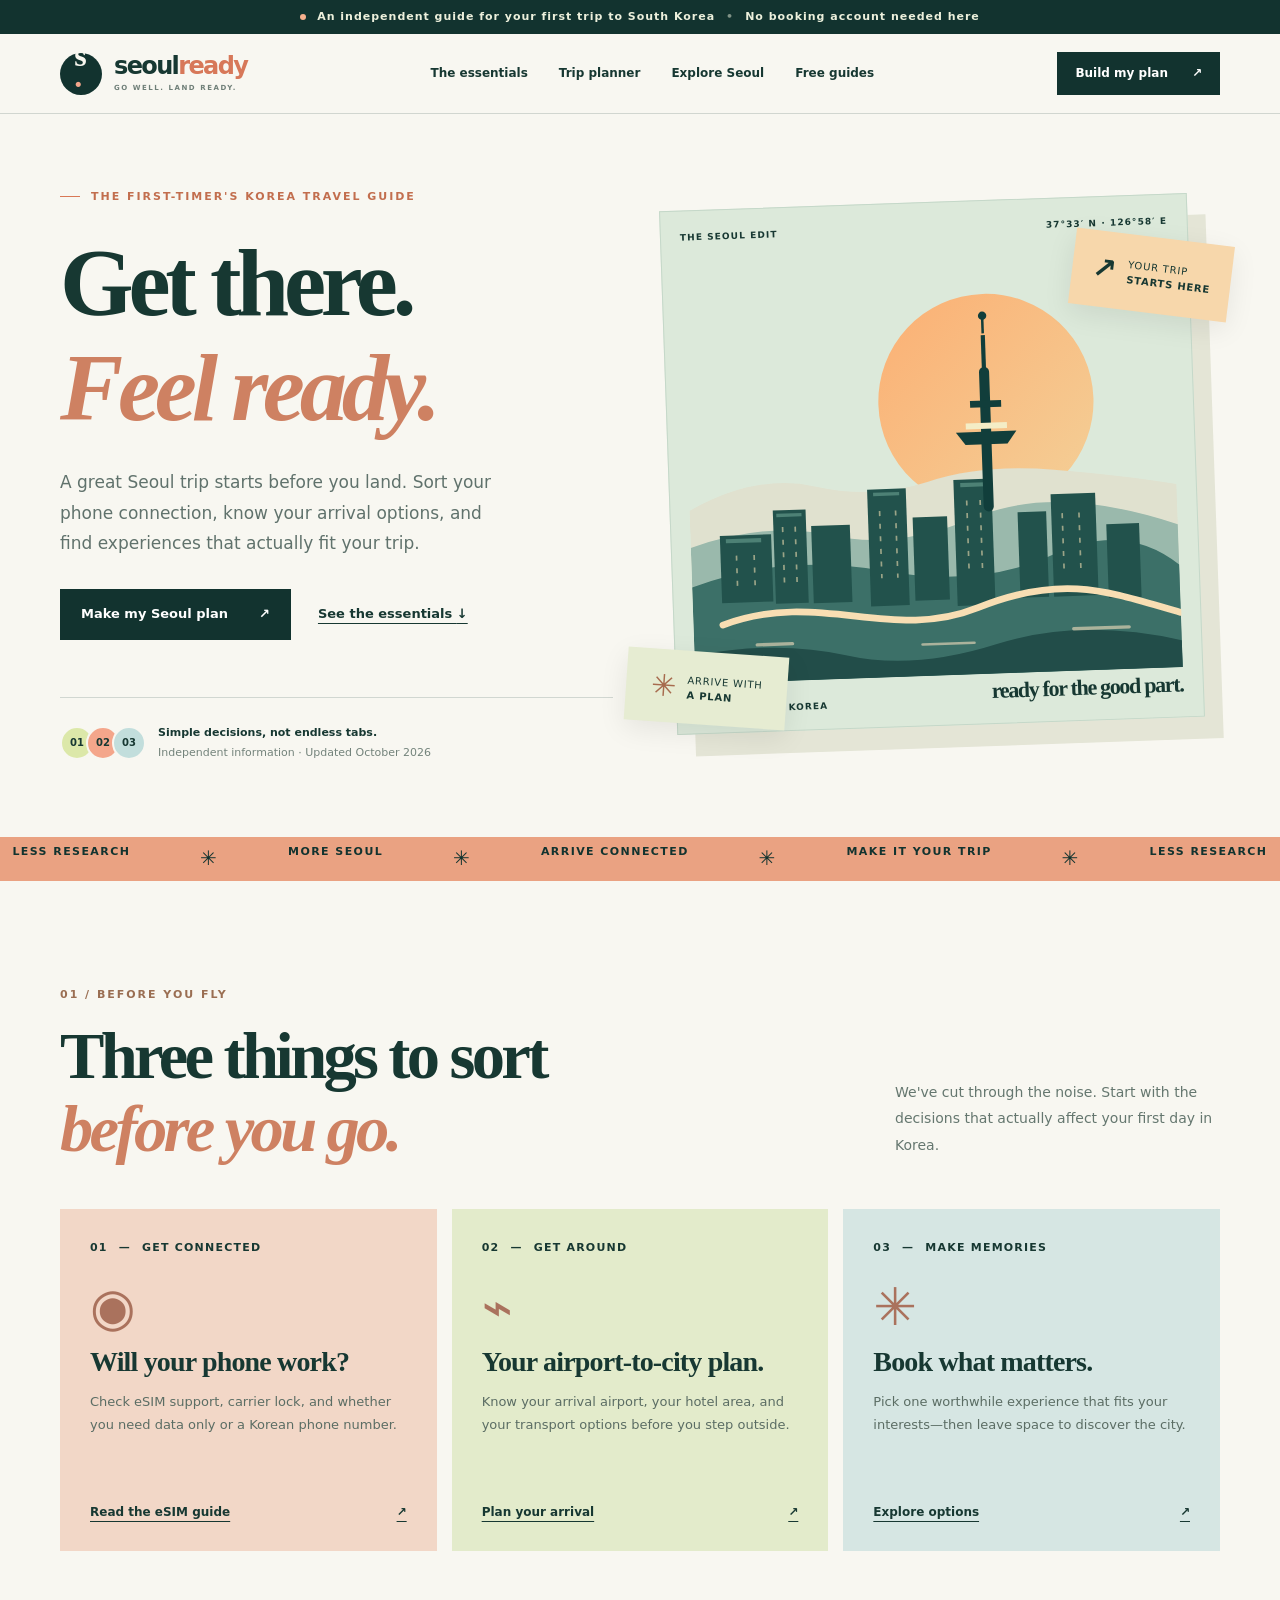
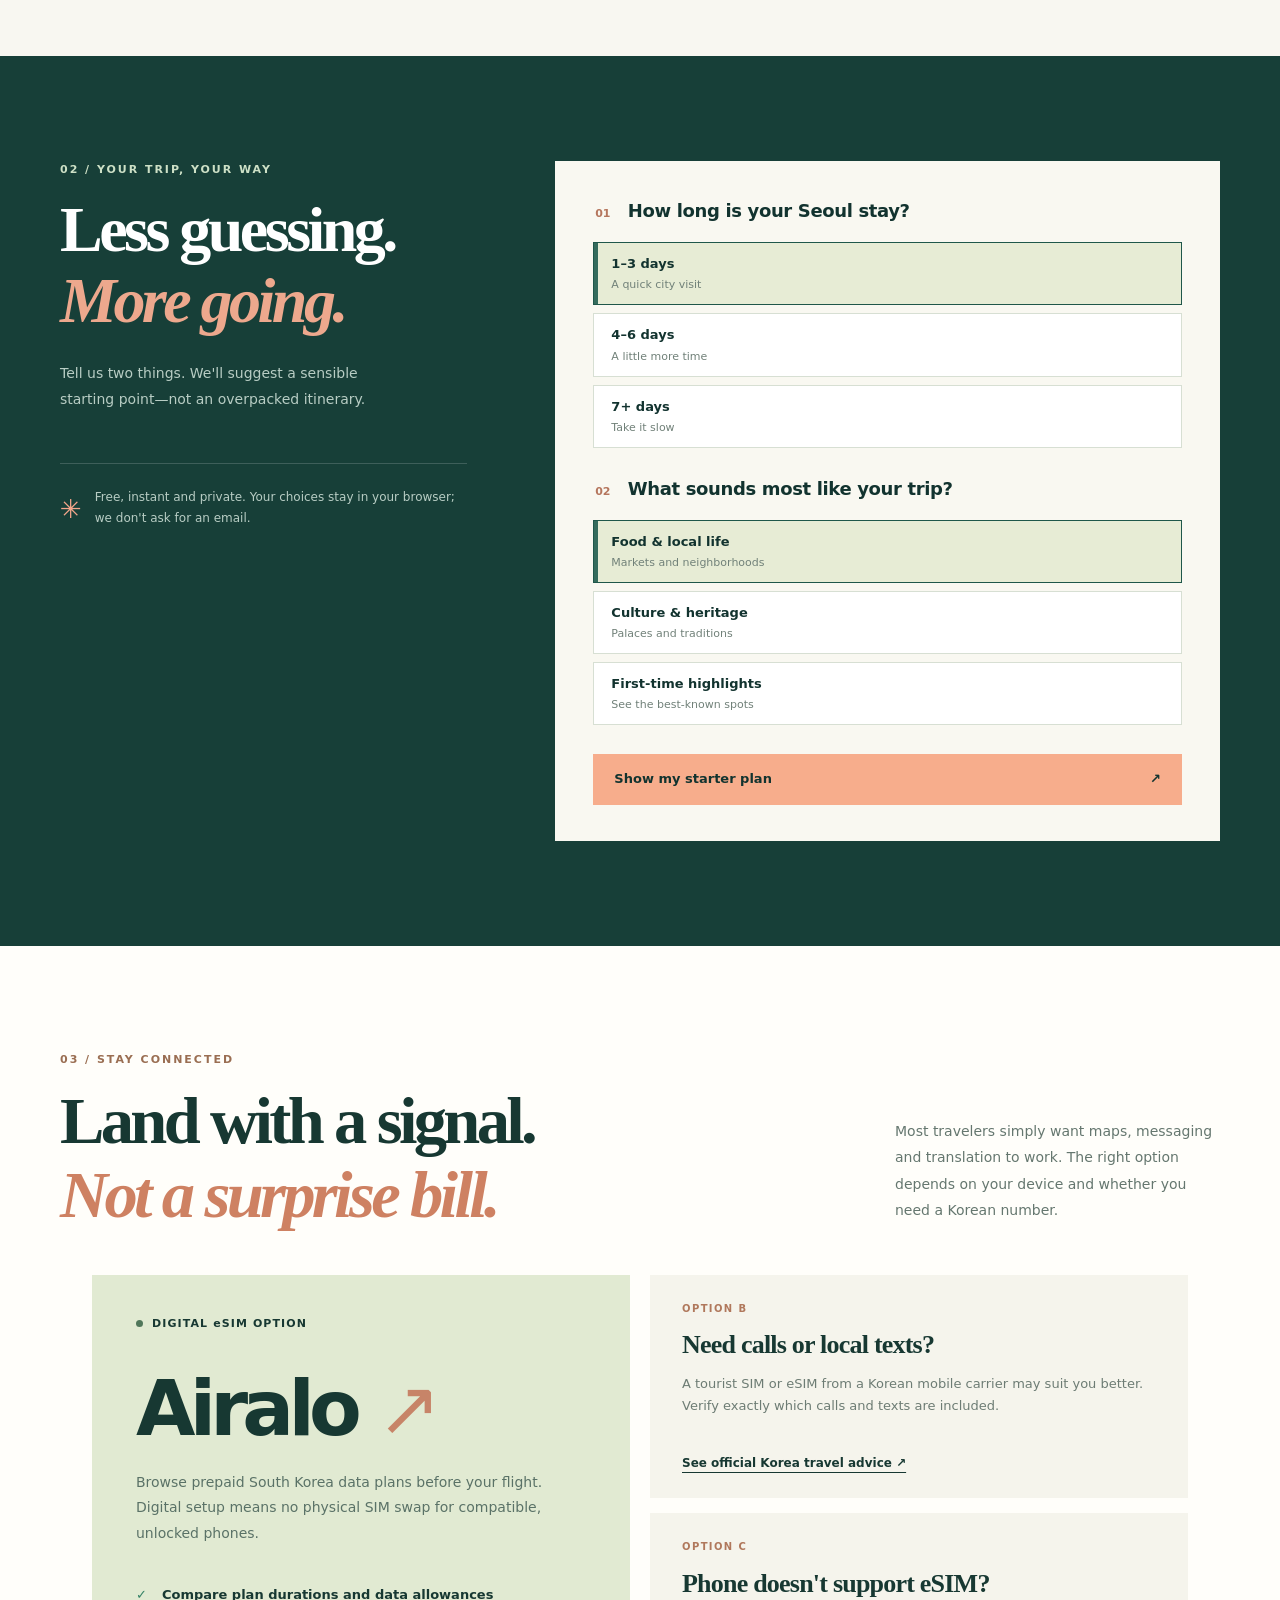
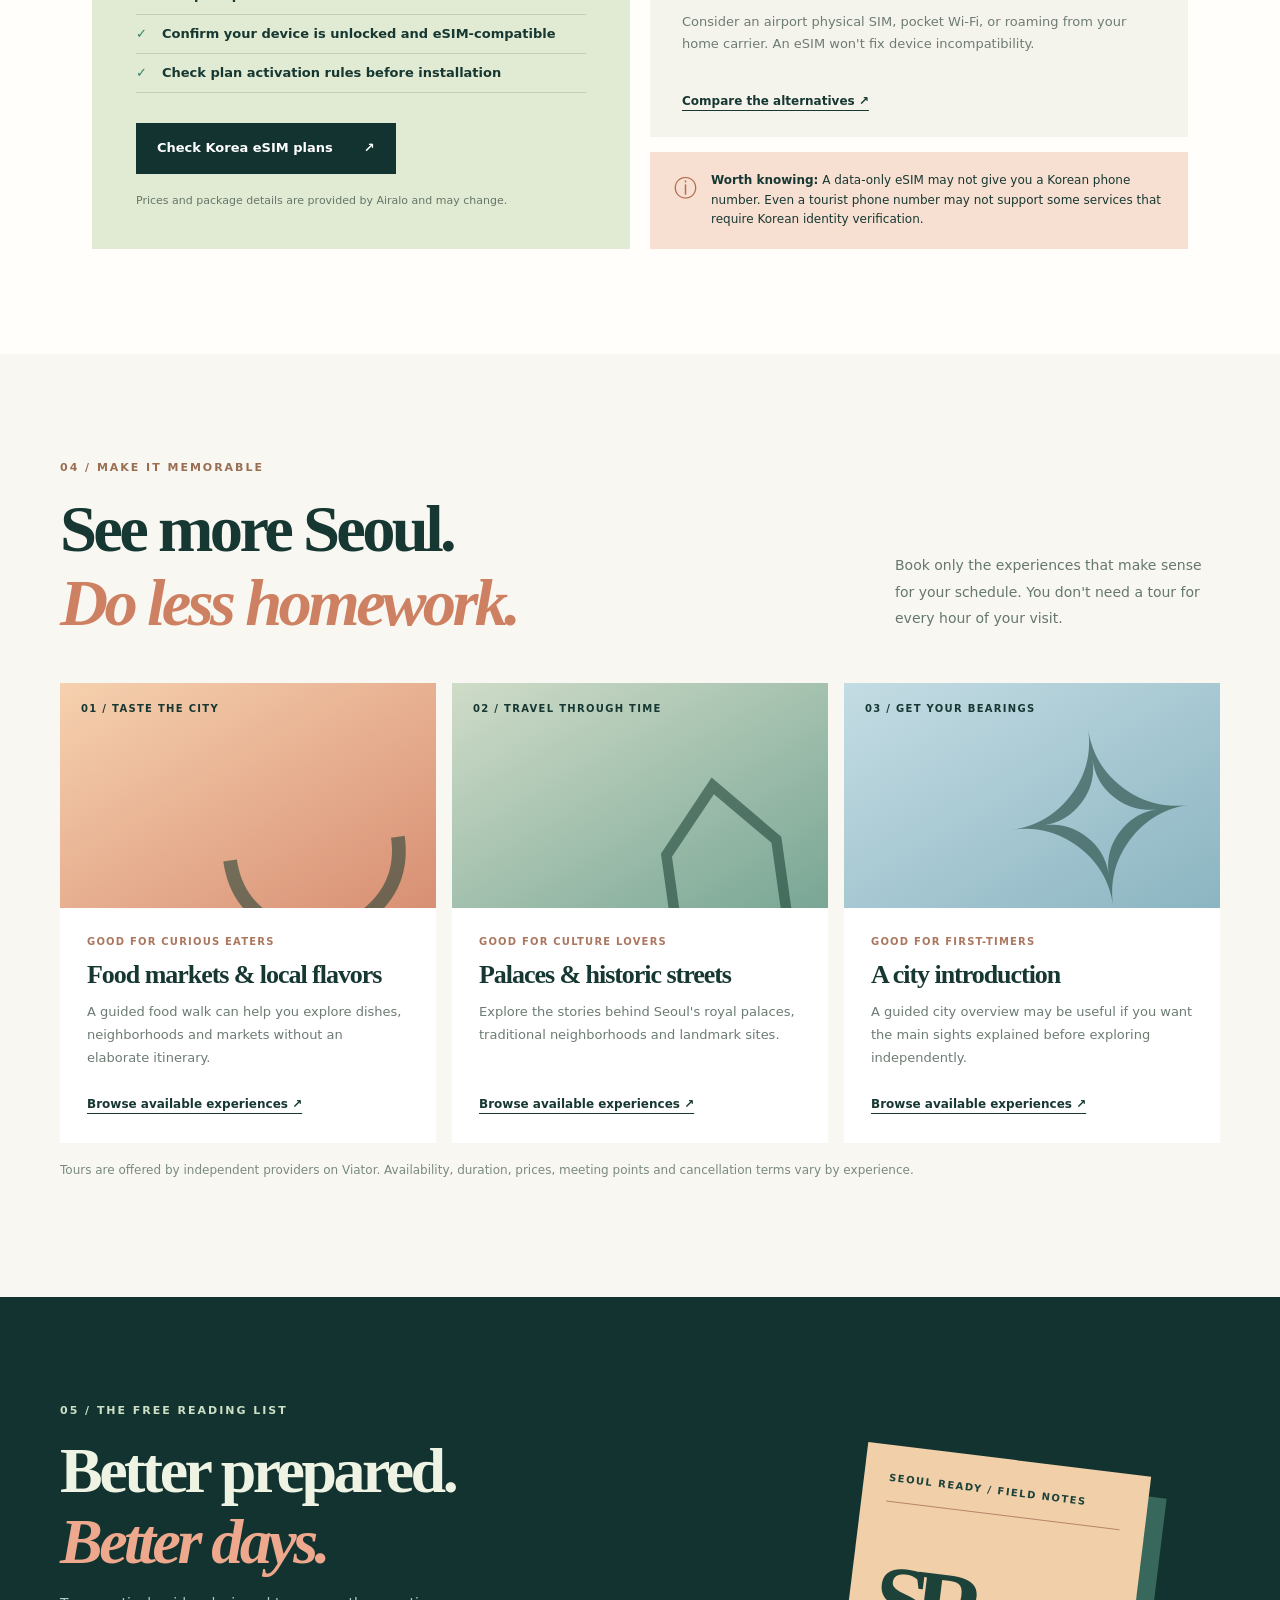
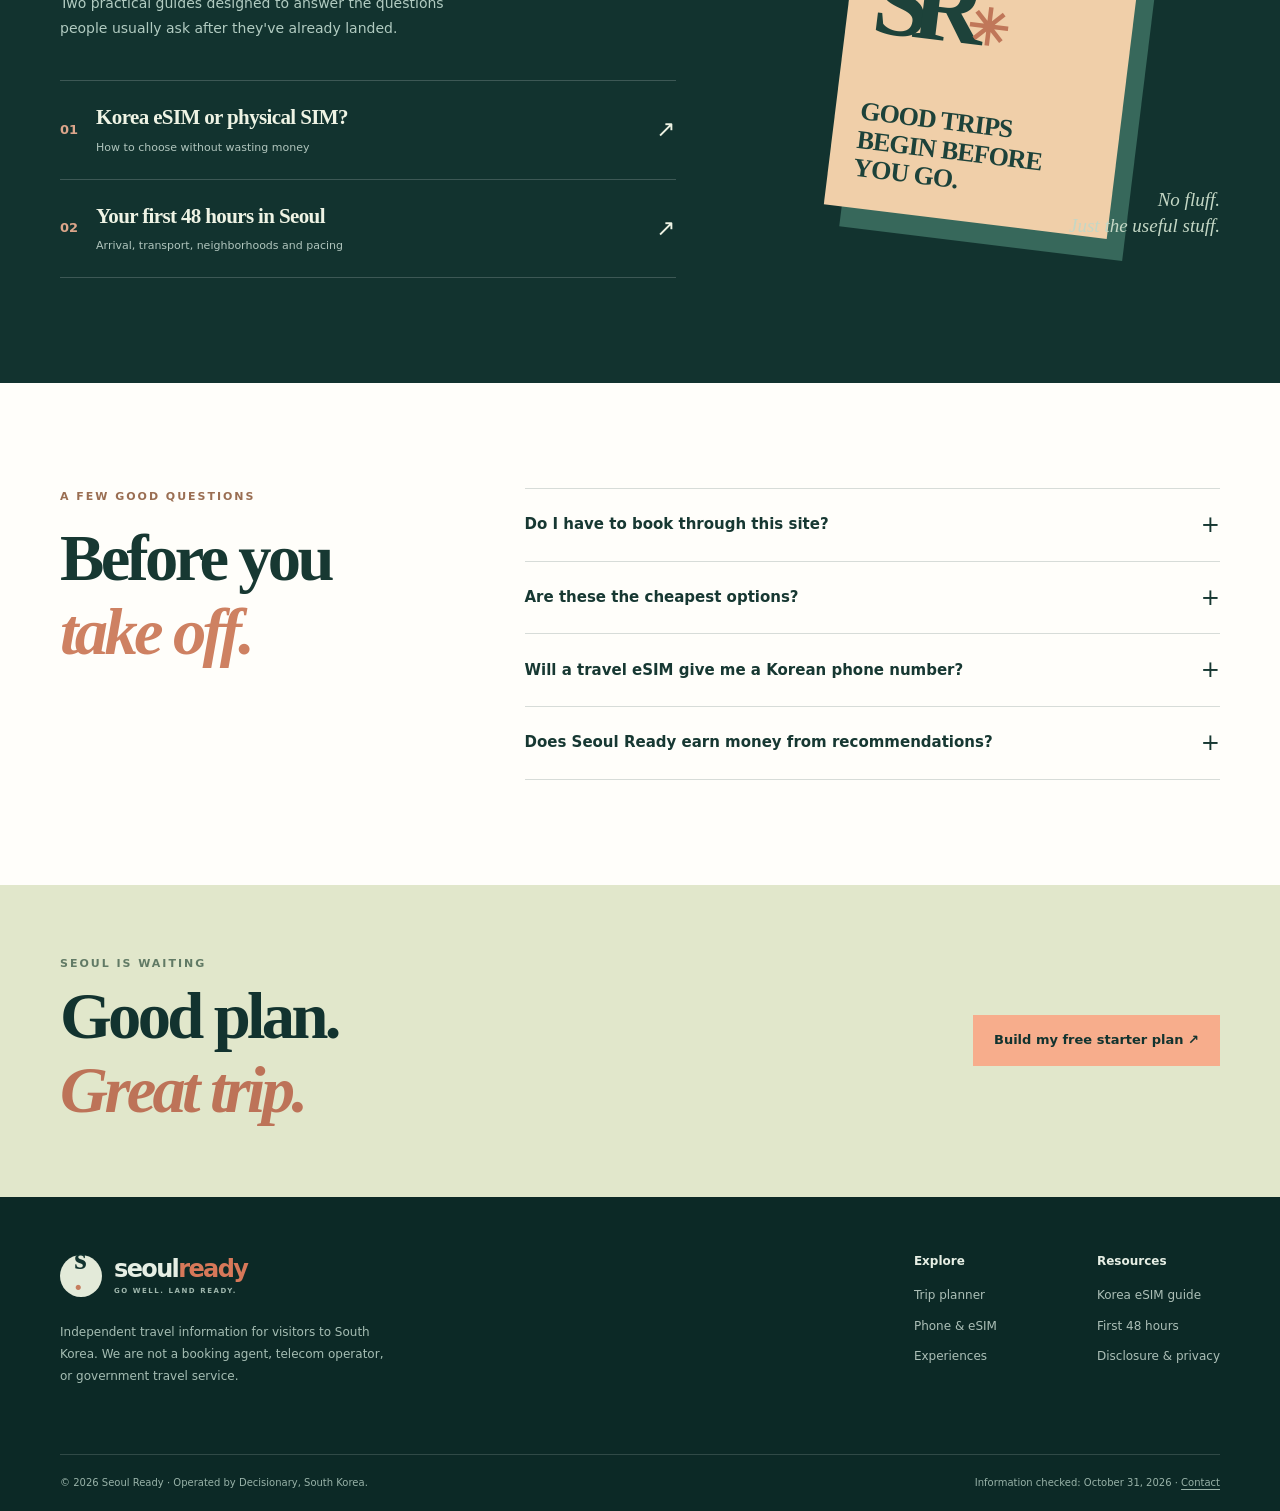
<file: index.html>
<!DOCTYPE html>
<html lang="en">
<head>
  <meta charset="utf-8">
  <meta name="viewport" content="width=device-width, initial-scale=1">
  <meta name="theme-color" content="#12332f">
  <meta name="description" content="Get ready for Seoul with practical advice on Korea eSIMs, airport arrival, and experiences worth booking. An independent guide for first-time visitors.">
  <meta property="og:type" content="website">
  <meta property="og:title" content="Seoul Ready — Get there. Feel ready.">
  <meta property="og:description" content="Your simple, independent guide to arriving connected and exploring Seoul with confidence.">
  <meta property="og:image" content="assets/preview.svg">
  <title>Seoul Ready — Korea Travel Essentials</title>
  <link rel="icon" type="image/svg+xml" href="assets/favicon.svg">
  <link rel="stylesheet" href="assets/styles.css">
  <script defer src="assets/partners.js"></script>
  <script defer src="assets/site.js"></script>
</head>
<body>
  <a class="skip-link" href="#main">Skip to content</a>
  <div class="announcement"><span class="announcement-pip"></span> An independent guide for your first trip to South Korea <span class="announcement-line">•</span> No booking account needed here</div>
  <header class="site-header">
    <div class="wrap header-inner">
      <a class="logo" href="index.html" aria-label="Seoul Ready, home"><span class="logo-symbol">s<span>·</span></span><span>seoul<span class="logo-highlight">ready</span><small>GO WELL. LAND READY.</small></span></a>
      <nav class="desktop-nav" aria-label="Main menu"><a href="#essentials">The essentials</a><a href="#planner">Trip planner</a><a href="#experiences">Explore Seoul</a><a href="#guides">Free guides</a></nav>
      <a class="nav-action" href="#planner">Build my plan <span aria-hidden="true">↗</span></a>
      <button class="mobile-toggle" type="button" aria-expanded="false" aria-controls="mobile-menu" aria-label="Open menu"><span></span><span></span><span></span></button>
    </div>
    <nav id="mobile-menu" class="mobile-menu" aria-label="Mobile menu" hidden><a href="#essentials">The essentials</a><a href="#planner">Trip planner</a><a href="#experiences">Explore Seoul</a><a href="#guides">Free guides</a></nav>
  </header>
  <main id="main">
    <section class="hero">
      <div class="wrap hero-grid">
        <div class="hero-copy">
          <div class="eyebrow"><span class="eyebrow-line"></span> THE FIRST-TIMER'S KOREA TRAVEL GUIDE</div>
          <h1>Get there.<br><em>Feel ready.</em></h1>
          <p class="hero-lead">A great Seoul trip starts before you land. Sort your phone connection, know your arrival options, and find experiences that actually fit your trip.</p>
          <div class="hero-actions"><a class="btn btn-dark" href="#planner">Make my Seoul plan <span aria-hidden="true">↗</span></a><a class="text-link" href="#essentials">See the essentials <span aria-hidden="true">↓</span></a></div>
          <div class="trustline"><div class="trust-dots"><span>01</span><span>02</span><span>03</span></div><p><strong>Simple decisions, not endless tabs.</strong><br>Independent information · Updated October 2026</p></div>
        </div>
        <div class="hero-visual" aria-label="Illustration showing Seoul's skyline, travel guide cards, and an arrival route" role="img">
          <div class="poster-frame">
            <div class="poster-meta"><span>THE SEOUL EDIT</span><span>37°33′ N · 126°58′ E</span></div>
            <svg class="seoul-drawing" viewBox="0 0 580 510" aria-hidden="true" xmlns="http://www.w3.org/2000/svg">
              <defs><linearGradient id="sun" x1="0" y1="0" x2="1" y2="1"><stop stop-color="#ffa968"/><stop offset="1" stop-color="#f6cd90"/></linearGradient></defs>
              <circle cx="357" cy="186" r="128" fill="url(#sun)" opacity=".9"/>
              <path d="M0 304 Q80 262 150 280 T285 279 T435 270 T580 292 V510 H0Z" fill="#e0e1cf"/>
              <path d="M0 348 Q91 319 168 339 T341 323 T580 340 V510 H0Z" fill="#9ab9ac"/>
              <path d="M0 395 Q110 358 227 383 T430 371 T580 388 V510 H0Z" fill="#3c7068"/>
              <g fill="#22524c"><rect x="35" y="335" width="61" height="80"/><rect x="99" y="307" width="39" height="111"/><rect x="144" y="327" width="46" height="92"/><rect x="212" y="286" width="46" height="139"/><rect x="265" y="321" width="41" height="99"/><rect x="315" y="278" width="45" height="150"/><rect x="390" y="319" width="34" height="102"/><rect x="430" y="299" width="53" height="122"/><rect x="495" y="337" width="39" height="88"/></g>
              <g fill="#4d8175"><rect x="42" y="339" width="42" height="5"/><rect x="103" y="311" width="30" height="4"/><rect x="219" y="290" width="31" height="4"/><rect x="323" y="282" width="30" height="5"/></g>
              <g stroke="#ffe8b8" stroke-width="2" opacity=".55"><path d="M54 359v36m21-36v36M110 327v68m15-68v68M226 312v80m19-80v80M330 303v82m16-82v82M443 322v72m20-72v72" stroke-dasharray="6 9"/></g>
              <path d="M356 311v-160" stroke="#113e3b" stroke-width="12" stroke-linecap="round"/><path d="M320 222h72l-11 15h-50z" fill="#113e3b"/><path d="M332 215h49" stroke="#f4edc6" stroke-width="7"/><path d="M338 189h37" stroke="#113e3b" stroke-width="8"/><path d="M356 151v-44" stroke="#113e3b" stroke-width="5"/><path d="M356 105v-18" stroke="#113e3b" stroke-width="3"/><circle cx="356" cy="84" r="5" fill="#113e3b"/>
              <path d="M35 441 C151 402 234 469 339 431 S499 419 580 445" fill="none" stroke="#f8deb3" stroke-width="8" stroke-linecap="round"/>
              <path d="M0 476 Q100 461 180 482 T360 475 T580 478 V510 H0Z" fill="#224d49"/>
              <g fill="#f6dfbf" opacity=".6"><rect x="73" y="464" width="46" height="4" rx="2"/><rect x="270" y="471" width="65" height="3" rx="2"/><rect x="450" y="458" width="70" height="4" rx="2"/></g>
            </svg>
            <div class="poster-caption"><span>SEOUL, SOUTH KOREA</span><strong>ready for the good part.</strong></div>
          </div>
          <div class="hero-sticker sticker-top"><span class="sticker-icon">↗</span><span>YOUR TRIP<br><strong>STARTS HERE</strong></span></div>
          <div class="hero-sticker sticker-bottom"><span class="stamp-star">✳</span><span>ARRIVE WITH<br><strong>A PLAN</strong></span></div>
        </div>
      </div>
    </section>
    <div class="ribbon" aria-hidden="true"><div class="ribbon-inner"><span>LESS RESEARCH</span><b>✳</b><span>MORE SEOUL</span><b>✳</b><span>ARRIVE CONNECTED</span><b>✳</b><span>MAKE IT YOUR TRIP</span><b>✳</b><span>LESS RESEARCH</span></div></div>
    <section class="section essentials" id="essentials">
      <div class="wrap">
        <div class="section-intro"><div><div class="eyebrow dark">01 / BEFORE YOU FLY</div><h2>Three things to sort<br><em>before you go.</em></h2></div><p>We've cut through the noise. Start with the decisions that actually affect your first day in Korea.</p></div>
        <div class="essentials-grid">
          <article class="essential-card card-peach"><div class="card-number">01 <span>—</span> GET CONNECTED</div><div class="essential-icon">◉</div><h3>Will your phone work?</h3><p>Check eSIM support, carrier lock, and whether you need data only or a Korean phone number.</p><a class="inline-arrow" href="guides/korea-esim-guide.html">Read the eSIM guide <span aria-hidden="true">↗</span></a></article>
          <article class="essential-card card-lime"><div class="card-number">02 <span>—</span> GET AROUND</div><div class="essential-icon">⌁</div><h3>Your airport-to-city plan.</h3><p>Know your arrival airport, your hotel area, and your transport options before you step outside.</p><a class="inline-arrow" href="guides/first-48-hours.html#arrival">Plan your arrival <span aria-hidden="true">↗</span></a></article>
          <article class="essential-card card-blue"><div class="card-number">03 <span>—</span> MAKE MEMORIES</div><div class="essential-icon">✳</div><h3>Book what matters.</h3><p>Pick one worthwhile experience that fits your interests—then leave space to discover the city.</p><a class="inline-arrow" href="#experiences">Explore options <span aria-hidden="true">↗</span></a></article>
        </div>
      </div>
    </section>
    <section class="section planner" id="planner">
      <div class="wrap planner-grid">
        <div class="planner-copy"><div class="eyebrow pale">02 / YOUR TRIP, YOUR WAY</div><h2>Less guessing.<br><em>More going.</em></h2><p>Tell us two things. We'll suggest a sensible starting point—not an overpacked itinerary.</p><div class="planner-note"><span>✳</span><span>Free, instant and private. Your choices stay in your browser; we don't ask for an email.</span></div></div>
        <div class="planner-panel">
          <form id="trip-form">
            <fieldset><legend><span>01</span> How long is your Seoul stay?</legend><div class="choice-grid" role="group"><label class="choice"><input type="radio" name="duration" value="short" checked><span>1–3 days<small>A quick city visit</small></span></label><label class="choice"><input type="radio" name="duration" value="medium"><span>4–6 days<small>A little more time</small></span></label><label class="choice"><input type="radio" name="duration" value="long"><span>7+ days<small>Take it slow</small></span></label></div></fieldset>
            <fieldset><legend><span>02</span> What sounds most like your trip?</legend><div class="choice-grid" role="group"><label class="choice"><input type="radio" name="interest" value="food" checked><span>Food & local life<small>Markets and neighborhoods</small></span></label><label class="choice"><input type="radio" name="interest" value="culture"><span>Culture & heritage<small>Palaces and traditions</small></span></label><label class="choice"><input type="radio" name="interest" value="highlights"><span>First-time highlights<small>See the best-known spots</small></span></label></div></fieldset>
            <button class="btn btn-coral planner-submit" type="submit">Show my starter plan <span aria-hidden="true">↗</span></button>
          </form>
          <div id="plan-result" class="plan-result" hidden aria-live="polite" tabindex="-1"><div class="result-kicker">YOUR SEOUL STARTER PLAN</div><h3 id="plan-title"></h3><p id="plan-description"></p><div id="plan-checklist"></div><div class="result-actions"><a class="btn btn-dark" data-outbound="viator" href="https://www.viator.com/Seoul/d973-ttd" target="_blank" rel="noopener noreferrer">Browse Seoul experiences <span aria-hidden="true">↗</span></a><button type="button" class="plain-button" id="edit-plan">Change answers</button></div><p class="result-small">Suggestions only. Check live prices, availability and inclusions with the provider.</p></div>
        </div>
      </div>
    </section>
    <section class="section products" id="connections">
      <div class="wrap"><div class="section-intro"><div><div class="eyebrow dark">03 / STAY CONNECTED</div><h2>Land with a signal.<br><em>Not a surprise bill.</em></h2></div><p>Most travelers simply want maps, messaging and translation to work. The right option depends on your device and whether you need a Korean number.</p></div>
      <div class="wrap product-layout"><div class="product-feature"><div class="feature-label"><span class="status-dot"></span> DIGITAL eSIM OPTION</div><div class="product-brand">Airalo <span>↗</span></div><p>Browse prepaid South Korea data plans before your flight. Digital setup means no physical SIM swap for compatible, unlocked phones.</p><ul class="benefit-list"><li>Compare plan durations and data allowances</li><li>Confirm your device is unlocked and eSIM-compatible</li><li>Check plan activation rules before installation</li></ul><a class="btn btn-dark" data-outbound="airalo" href="https://www.airalo.com/south-korea-esim" target="_blank" rel="noopener noreferrer">Check Korea eSIM plans <span aria-hidden="true">↗</span></a><div class="feature-foot">Prices and package details are provided by Airalo and may change.</div></div><div class="connection-options"><div class="mini-option"><span class="mini-n">OPTION B</span><h3>Need calls or local texts?</h3><p>A tourist SIM or eSIM from a Korean mobile carrier may suit you better. Verify exactly which calls and texts are included.</p><a class="inline-arrow" href="https://english.visitkorea.or.kr/svc/contents/contentsView.do?menuSn=375&amp;vcontsId=140041" target="_blank" rel="noopener noreferrer">See official Korea travel advice ↗</a></div><div class="mini-option"><span class="mini-n">OPTION C</span><h3>Phone doesn't support eSIM?</h3><p>Consider an airport physical SIM, pocket Wi‑Fi, or roaming from your home carrier. An eSIM won't fix device incompatibility.</p><a class="inline-arrow" href="guides/korea-esim-guide.html">Compare the alternatives ↗</a></div><div class="editorial-caution"><span>ⓘ</span><p><strong>Worth knowing:</strong> A data-only eSIM may not give you a Korean phone number. Even a tourist phone number may not support some services that require Korean identity verification.</p></div></div></div>
    </section>
    <section class="section experiences" id="experiences"><div class="wrap"><div class="section-intro"><div><div class="eyebrow dark">04 / MAKE IT MEMORABLE</div><h2>See more Seoul.<br><em>Do less homework.</em></h2></div><p>Book only the experiences that make sense for your schedule. You don't need a tour for every hour of your visit.</p></div><div class="experience-grid"><article class="experience-card"><div class="experience-art art-food"><span>01 / TASTE THE CITY</span><div class="experience-drawing">◡</div></div><div class="experience-body"><div class="experience-eyebrow">GOOD FOR CURIOUS EATERS</div><h3>Food markets & local flavors</h3><p>A guided food walk can help you explore dishes, neighborhoods and markets without an elaborate itinerary.</p><a data-outbound="viator" href="https://www.viator.com/Seoul/d973-ttd" target="_blank" rel="noopener noreferrer" class="inline-arrow">Browse available experiences ↗</a></div></article><article class="experience-card"><div class="experience-art art-culture"><span>02 / TRAVEL THROUGH TIME</span><div class="experience-drawing">⌂</div></div><div class="experience-body"><div class="experience-eyebrow">GOOD FOR CULTURE LOVERS</div><h3>Palaces & historic streets</h3><p>Explore the stories behind Seoul's royal palaces, traditional neighborhoods and landmark sites.</p><a data-outbound="viator" href="https://www.viator.com/Seoul/d973-ttd" target="_blank" rel="noopener noreferrer" class="inline-arrow">Browse available experiences ↗</a></div></article><article class="experience-card"><div class="experience-art art-city"><span>03 / GET YOUR BEARINGS</span><div class="experience-drawing">✧</div></div><div class="experience-body"><div class="experience-eyebrow">GOOD FOR FIRST-TIMERS</div><h3>A city introduction</h3><p>A guided city overview may be useful if you want the main sights explained before exploring independently.</p><a data-outbound="viator" href="https://www.viator.com/Seoul/d973-ttd" target="_blank" rel="noopener noreferrer" class="inline-arrow">Browse available experiences ↗</a></div></article></div><p class="experience-note">Tours are offered by independent providers on Viator. Availability, duration, prices, meeting points and cancellation terms vary by experience.</p></div></section>
    <section class="section guides" id="guides"><div class="wrap guides-grid"><div><div class="eyebrow pale">05 / THE FREE READING LIST</div><h2>Better prepared.<br><em>Better days.</em></h2><p>Two practical guides designed to answer the questions people usually ask after they've already landed.</p><a class="guide-list-link" href="guides/korea-esim-guide.html"><span class="guide-index">01</span><span><strong>Korea eSIM or physical SIM?</strong><small>How to choose without wasting money</small></span><span class="guide-arrow">↗</span></a><a class="guide-list-link" href="guides/first-48-hours.html"><span class="guide-index">02</span><span><strong>Your first 48 hours in Seoul</strong><small>Arrival, transport, neighborhoods and pacing</small></span><span class="guide-arrow">↗</span></a></div><div class="guide-card-art"><div class="guide-book"><div class="book-topline">SEOUL READY / FIELD NOTES</div><div class="book-glyph">SR<span>✳</span></div><div class="book-bottomline">GOOD TRIPS<br>BEGIN BEFORE<br>YOU GO.</div></div><div class="guide-art-text">No fluff.<br>Just the useful stuff.</div></div></div></section>
    <section class="section faq"><div class="wrap faq-grid"><div><div class="eyebrow dark">A FEW GOOD QUESTIONS</div><h2>Before you<br><em>take off.</em></h2></div><div class="faq-list"><details><summary>Do I have to book through this site?<span>+</span></summary><p>No. Seoul Ready is an independent informational guide. When you choose a provider, you go to their official website and complete any purchase directly with them.</p></details><details><summary>Are these the cheapest options?<span>+</span></summary><p>Not necessarily. We avoid making price promises because plans, exchange rates and promotions change. Compare the final price and what's included before paying.</p></details><details><summary>Will a travel eSIM give me a Korean phone number?<span>+</span></summary><p>Not always. Many travel eSIMs are data-only. If you need voice calls or text messages from a Korean number, read the plan details carefully and compare Korean local carrier options.</p></details><details><summary>Does Seoul Ready earn money from recommendations?<span>+</span></summary><p>This site may use affiliate links in the future. If you buy after following an eligible affiliate link, we may earn a commission at no additional cost to you. See our <a href="disclosure.html">affiliate disclosure</a> for the current status.</p></details></div></div></section>
    <section class="last-cta"><div class="wrap last-cta-inner"><div><span class="eyebrow pale">SEOUL IS WAITING</span><h2>Good plan.<br><em>Great trip.</em></h2></div><a class="btn btn-coral" href="#planner">Build my free starter plan ↗</a></div></section>
  </main>
  <footer class="footer"><div class="wrap footer-top"><div><a class="logo footer-logo" href="index.html"><span class="logo-symbol">s<span>·</span></span><span>seoul<span class="logo-highlight">ready</span><small>GO WELL. LAND READY.</small></span></a><p>Independent travel information for visitors to South Korea. We are not a booking agent, telecom operator, or government travel service.</p></div><div class="footer-links"><div><strong>Explore</strong><a href="#planner">Trip planner</a><a href="#connections">Phone & eSIM</a><a href="#experiences">Experiences</a></div><div><strong>Resources</strong><a href="guides/korea-esim-guide.html">Korea eSIM guide</a><a href="guides/first-48-hours.html">First 48 hours</a><a href="disclosure.html">Disclosure & privacy</a></div></div></div><div class="wrap footer-bottom"><span>© 2026 Seoul Ready · Operated by Decisionary, South Korea.</span><span>Information checked: October 31, 2026 · <a href="mailto:hello@decisionarypro.com">Contact</a></span></div></footer>
</body>
</html>
</file>
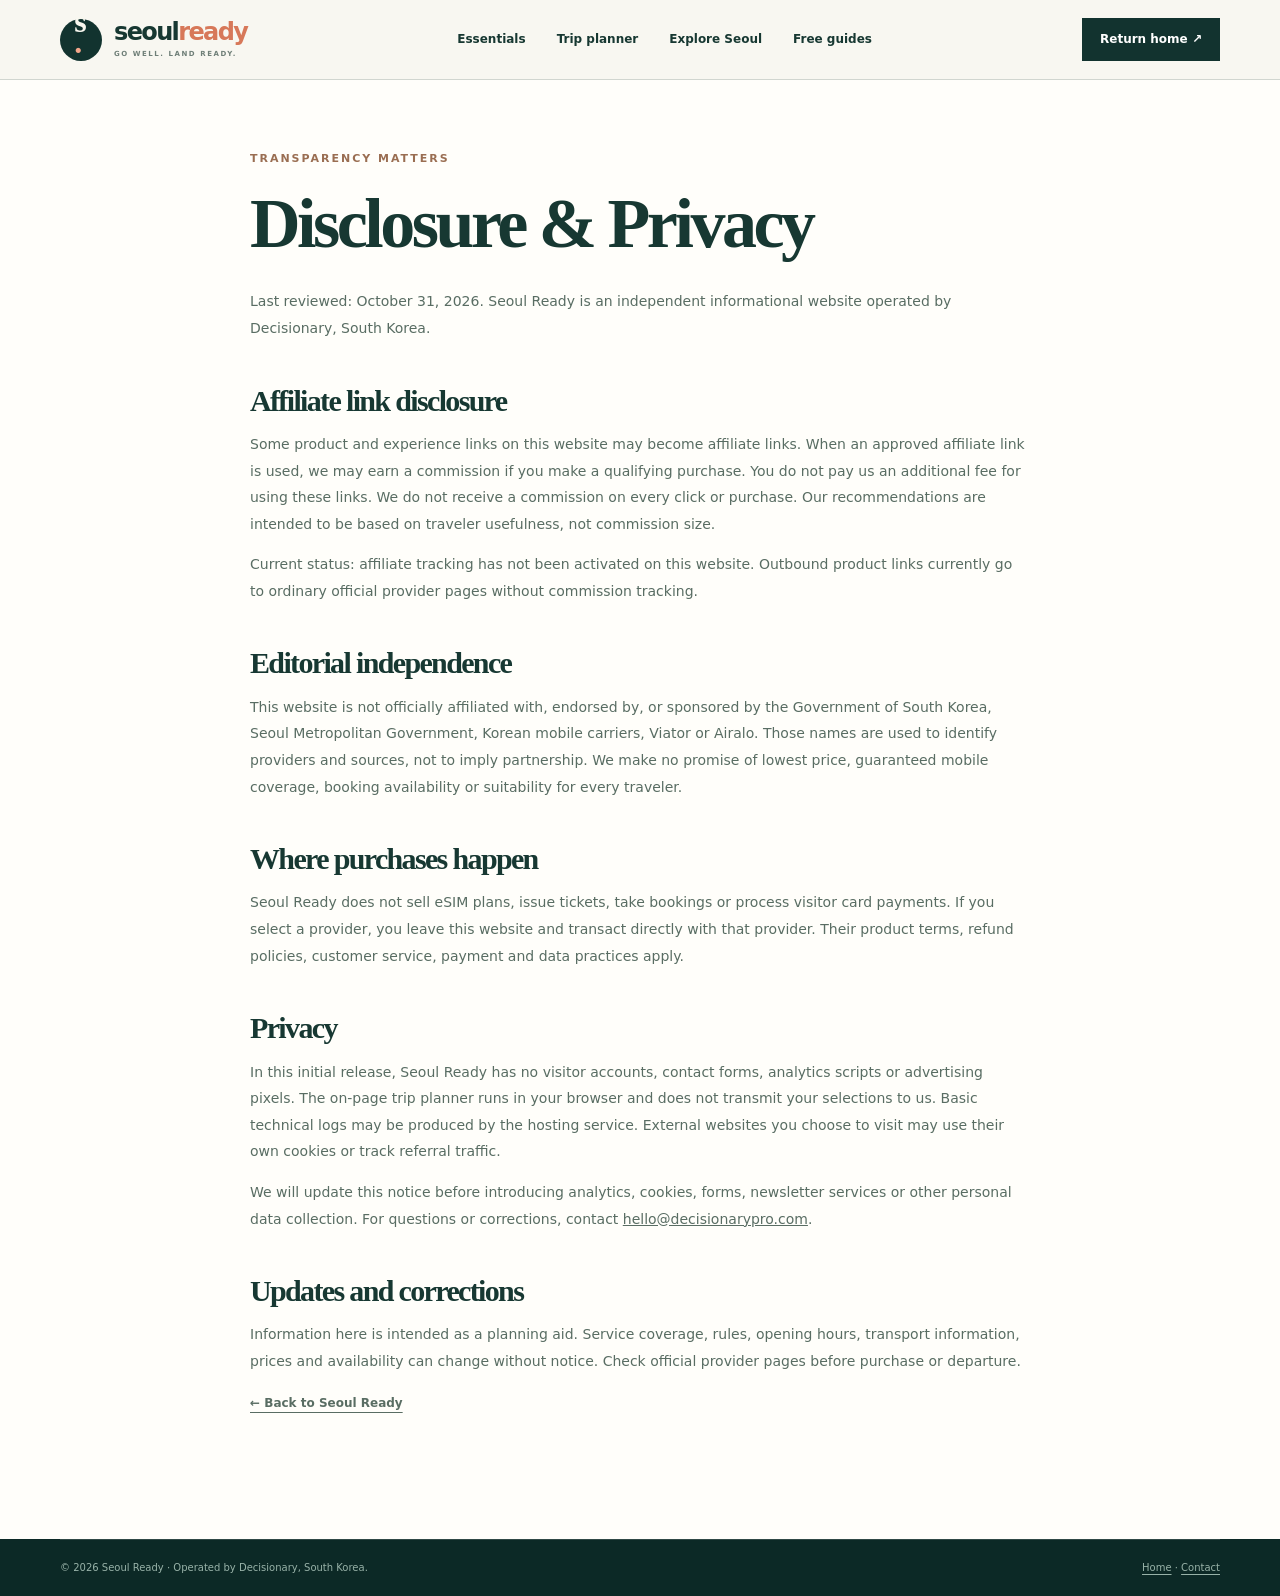
<file: disclosure.html>
<!DOCTYPE html><html lang="en"><head><meta charset="utf-8"><meta name="viewport" content="width=device-width, initial-scale=1"><meta name="description" content="Affiliate disclosure, editorial policy and privacy information for Seoul Ready."><title>Disclosure & Privacy | Seoul Ready</title><link rel="icon" type="image/svg+xml" href="assets/favicon.svg"><link rel="stylesheet" href="assets/styles.css"><script defer src="assets/partners.js"></script><script defer src="assets/site.js"></script></head><body><a class="skip-link" href="#main">Skip to content</a><header class="site-header"><div class="wrap header-inner"><a class="logo" href="index.html"><span class="logo-symbol">s<span>·</span></span><span>seoul<span class="logo-highlight">ready</span><small>GO WELL. LAND READY.</small></span></a><nav class="desktop-nav"><a href="index.html#essentials">Essentials</a><a href="index.html#planner">Trip planner</a><a href="index.html#experiences">Explore Seoul</a><a href="index.html#guides">Free guides</a></nav><a class="nav-action" href="index.html">Return home ↗</a><button class="mobile-toggle" aria-expanded="false" aria-controls="mobile-menu" type="button" aria-label="Open menu"><span></span><span></span><span></span></button></div><nav id="mobile-menu" class="mobile-menu" hidden aria-label="Mobile menu"><a href="index.html#essentials">Essentials</a><a href="index.html#planner">Trip planner</a><a href="index.html#experiences">Explore Seoul</a><a href="index.html#guides">Free guides</a></nav></header><main id="main" class="article-shell"><div class="wrap legal-copy"><div class="eyebrow dark">TRANSPARENCY MATTERS</div><h1 style="font:700 clamp(42px,6vw,70px)/1.12 var(--serif);letter-spacing:-.05em;margin:18px 0 25px">Disclosure & Privacy</h1><p>Last reviewed: October 31, 2026. Seoul Ready is an independent informational website operated by Decisionary, South Korea.</p><h2>Affiliate link disclosure</h2><p>Some product and experience links on this website may become affiliate links. When an approved affiliate link is used, we may earn a commission if you make a qualifying purchase. You do not pay us an additional fee for using these links. We do not receive a commission on every click or purchase. Our recommendations are intended to be based on traveler usefulness, not commission size.</p><p id="affiliate-link-status">The initial version of this website is configured with ordinary official provider links; no affiliate tracking URLs have been entered yet.</p><h2>Editorial independence</h2><p>This website is not officially affiliated with, endorsed by, or sponsored by the Government of South Korea, Seoul Metropolitan Government, Korean mobile carriers, Viator or Airalo. Those names are used to identify providers and sources, not to imply partnership. We make no promise of lowest price, guaranteed mobile coverage, booking availability or suitability for every traveler.</p><h2>Where purchases happen</h2><p>Seoul Ready does not sell eSIM plans, issue tickets, take bookings or process visitor card payments. If you select a provider, you leave this website and transact directly with that provider. Their product terms, refund policies, customer service, payment and data practices apply.</p><h2>Privacy</h2><p>In this initial release, Seoul Ready has no visitor accounts, contact forms, analytics scripts or advertising pixels. The on-page trip planner runs in your browser and does not transmit your selections to us. Basic technical logs may be produced by the hosting service. External websites you choose to visit may use their own cookies or track referral traffic.</p><p>We will update this notice before introducing analytics, cookies, forms, newsletter services or other personal data collection. For questions or corrections, contact <a href="mailto:hello@decisionarypro.com">hello@decisionarypro.com</a>.</p><h2>Updates and corrections</h2><p>Information here is intended as a planning aid. Service coverage, rules, opening hours, transport information, prices and availability can change without notice. Check official provider pages before purchase or departure.</p><p><a class="inline-arrow" href="index.html">← Back to Seoul Ready</a></p></div></main><footer class="footer"><div class="wrap footer-bottom"><span>© 2026 Seoul Ready · Operated by Decisionary, South Korea.</span><span><a href="index.html">Home</a> · <a href="mailto:hello@decisionarypro.com">Contact</a></span></div></footer></body></html>
</file>
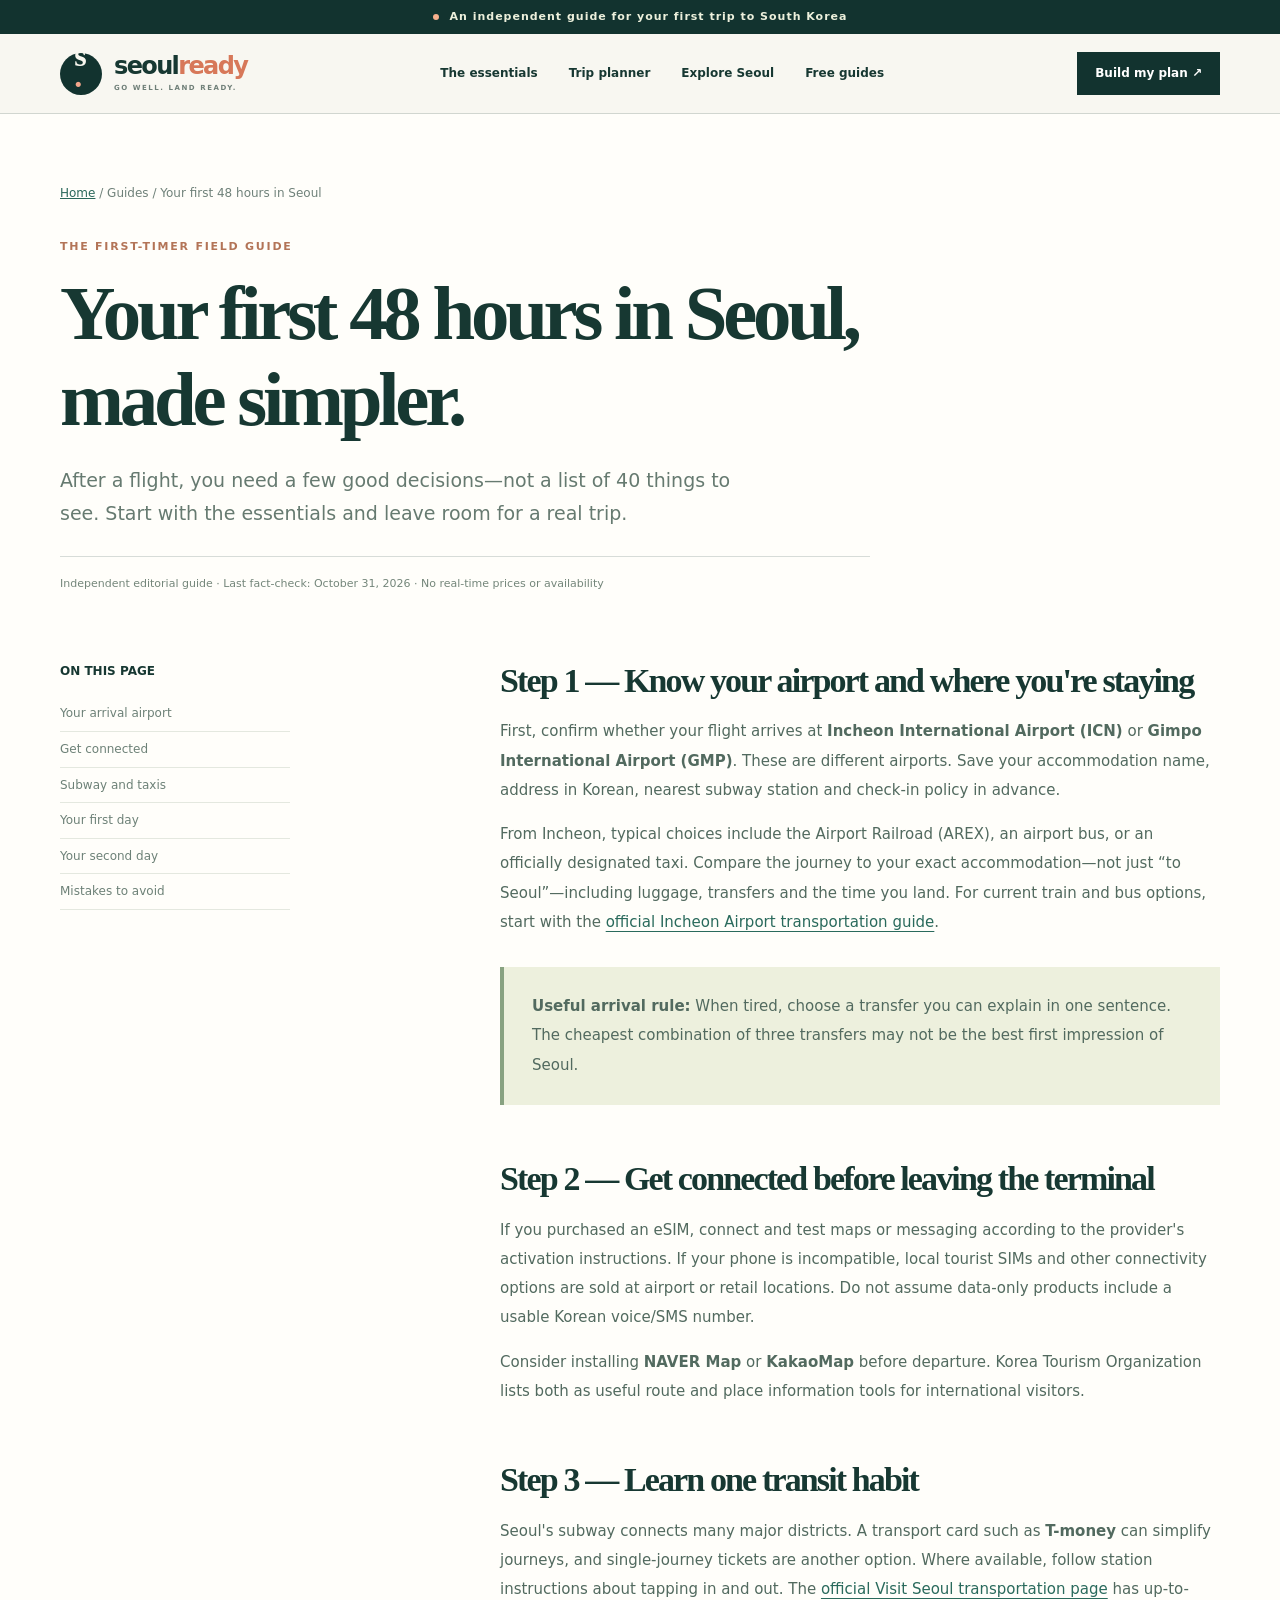
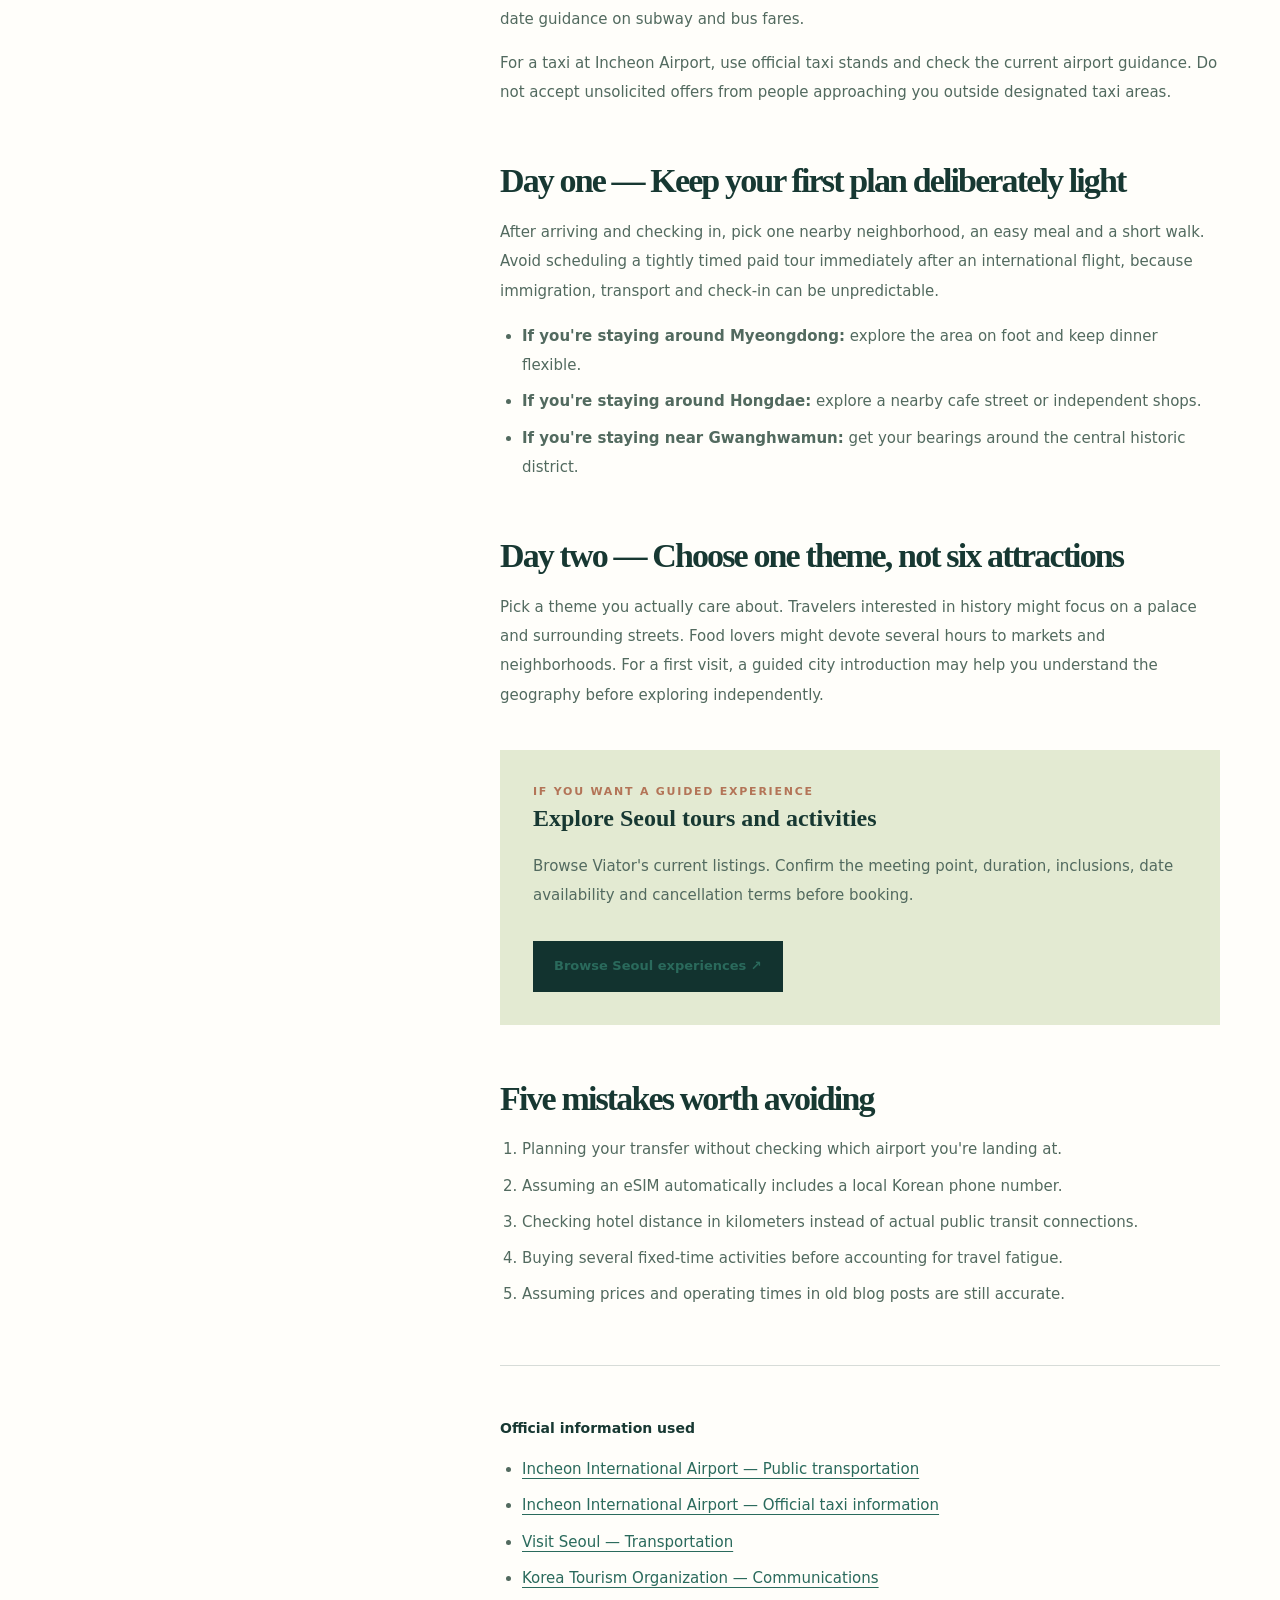
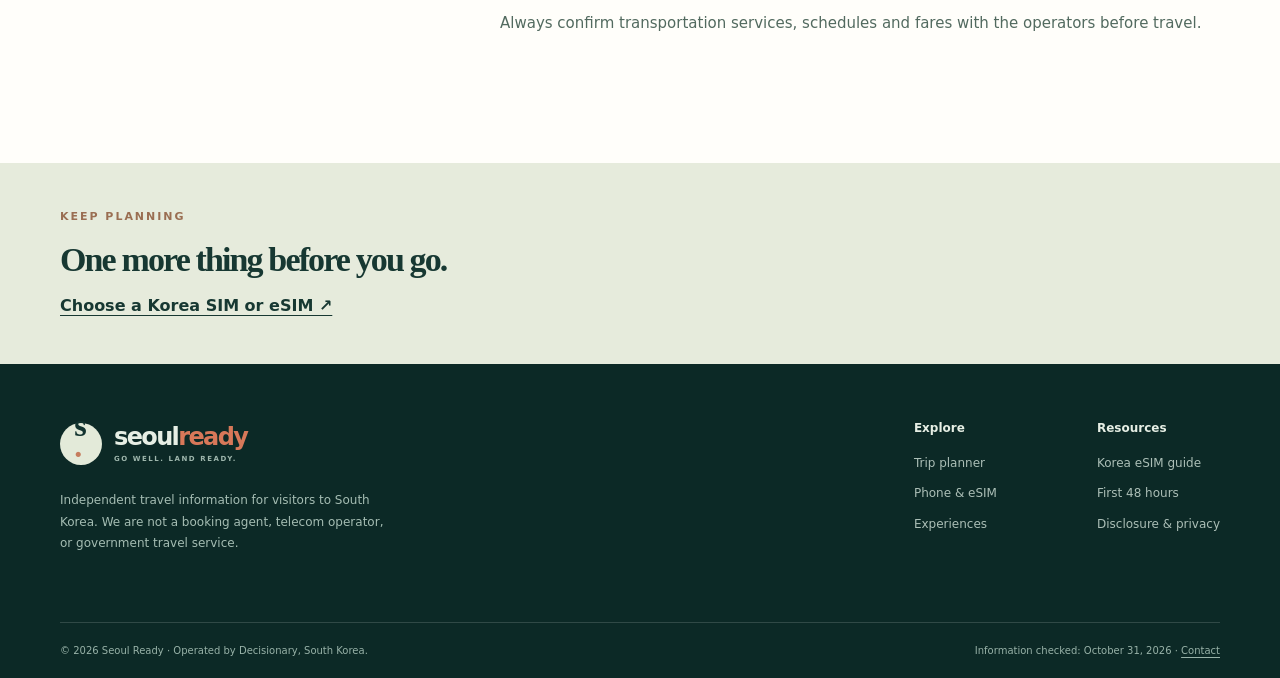
<file: guides/first-48-hours.html>
<!DOCTYPE html>
<html lang="en"><head><meta charset="utf-8"><meta name="viewport" content="width=device-width, initial-scale=1"><meta name="theme-color" content="#12332f"><meta name="description" content="Practical first-timer advice for arriving at Incheon or Gimpo, choosing transit, getting connected and planning a relaxed first two days in Seoul."><title>Your first 48 hours in Seoul | Seoul Ready</title><link rel="icon" href="../assets/favicon.svg" type="image/svg+xml"><link rel="stylesheet" href="../assets/styles.css"><script defer src="../assets/partners.js"></script><script defer src="../assets/site.js"></script></head><body>
<a class="skip-link" href="#main">Skip to content</a><div class="announcement"><span class="announcement-pip"></span> An independent guide for your first trip to South Korea</div>
<header class="site-header"><div class="wrap header-inner"><a class="logo" href="../index.html" aria-label="Seoul Ready, home"><span class="logo-symbol">s<span>·</span></span><span>seoul<span class="logo-highlight">ready</span><small>GO WELL. LAND READY.</small></span></a><nav class="desktop-nav" aria-label="Main menu"><a href="../index.html#essentials">The essentials</a><a href="../index.html#planner">Trip planner</a><a href="../index.html#experiences">Explore Seoul</a><a href="../index.html#guides">Free guides</a></nav><a class="nav-action" href="../index.html#planner">Build my plan ↗</a><button class="mobile-toggle" type="button" aria-expanded="false" aria-controls="mobile-menu" aria-label="Open menu"><span></span><span></span><span></span></button></div><nav id="mobile-menu" class="mobile-menu" hidden aria-label="Mobile menu"><a href="../index.html#essentials">The essentials</a><a href="../index.html#planner">Trip planner</a><a href="../index.html#experiences">Explore Seoul</a><a href="../index.html#guides">Free guides</a></nav></header>
<main id="main"><article class="article-shell"><div class="wrap"><div class="article-hero"><div class="breadcrumb"><a href="../index.html">Home</a> / Guides / Your first 48 hours in Seoul</div><span class="article-category">THE FIRST-TIMER FIELD GUIDE</span><h1>Your first 48 hours in Seoul, made simpler.</h1><p class="article-lead">After a flight, you need a few good decisions—not a list of 40 things to see. Start with the essentials and leave room for a real trip.</p><div class="article-meta">Independent editorial guide · Last fact-check: October 31, 2026 · No real-time prices or availability</div></div><div class="article-layout"><aside class="article-toc" aria-label="On this page"><strong>ON THIS PAGE</strong><a href="#arrival">Your arrival airport</a><a href="#connected">Get connected</a><a href="#transport">Subway and taxis</a><a href="#first-day">Your first day</a><a href="#day-two">Your second day</a><a href="#mistakes">Mistakes to avoid</a></aside><div class="article-content">
<h2 id="arrival">Step 1 — Know your airport and where you're staying</h2>
<p>First, confirm whether your flight arrives at <strong>Incheon International Airport (ICN)</strong> or <strong>Gimpo International Airport (GMP)</strong>. These are different airports. Save your accommodation name, address in Korean, nearest subway station and check-in policy in advance.</p>
<p>From Incheon, typical choices include the Airport Railroad (AREX), an airport bus, or an officially designated taxi. Compare the journey to your exact accommodation—not just “to Seoul”—including luggage, transfers and the time you land. For current train and bus options, start with the <a href="https://www.airport.kr/ap_en/1499/subview.do" target="_blank" rel="noopener noreferrer">official Incheon Airport transportation guide</a>.</p>
<div class="article-callout"><p><strong>Useful arrival rule:</strong> When tired, choose a transfer you can explain in one sentence. The cheapest combination of three transfers may not be the best first impression of Seoul.</p></div>
<h2 id="connected">Step 2 — Get connected before leaving the terminal</h2>
<p>If you purchased an eSIM, connect and test maps or messaging according to the provider's activation instructions. If your phone is incompatible, local tourist SIMs and other connectivity options are sold at airport or retail locations. Do not assume data-only products include a usable Korean voice/SMS number.</p>
<p>Consider installing <strong>NAVER Map</strong> or <strong>KakaoMap</strong> before departure. Korea Tourism Organization lists both as useful route and place information tools for international visitors.</p>
<h2 id="transport">Step 3 — Learn one transit habit</h2>
<p>Seoul's subway connects many major districts. A transport card such as <strong>T-money</strong> can simplify journeys, and single-journey tickets are another option. Where available, follow station instructions about tapping in and out. The <a href="https://english.visitseoul.net/seoul-transportation" target="_blank" rel="noopener noreferrer">official Visit Seoul transportation page</a> has up-to-date guidance on subway and bus fares.</p>
<p>For a taxi at Incheon Airport, use official taxi stands and check the current airport guidance. Do not accept unsolicited offers from people approaching you outside designated taxi areas.</p>
<h2 id="first-day">Day one — Keep your first plan deliberately light</h2>
<p>After arriving and checking in, pick one nearby neighborhood, an easy meal and a short walk. Avoid scheduling a tightly timed paid tour immediately after an international flight, because immigration, transport and check-in can be unpredictable.</p>
<ul><li><strong>If you're staying around Myeongdong:</strong> explore the area on foot and keep dinner flexible.</li><li><strong>If you're staying around Hongdae:</strong> explore a nearby cafe street or independent shops.</li><li><strong>If you're staying near Gwanghwamun:</strong> get your bearings around the central historic district.</li></ul>
<h2 id="day-two">Day two — Choose one theme, not six attractions</h2>
<p>Pick a theme you actually care about. Travelers interested in history might focus on a palace and surrounding streets. Food lovers might devote several hours to markets and neighborhoods. For a first visit, a guided city introduction may help you understand the geography before exploring independently.</p>
<div class="article-cta"><span class="article-category">IF YOU WANT A GUIDED EXPERIENCE</span><h3>Explore Seoul tours and activities</h3><p>Browse Viator's current listings. Confirm the meeting point, duration, inclusions, date availability and cancellation terms before booking.</p><a class="btn btn-dark" data-outbound="viator" href="https://www.viator.com/Seoul/d973-ttd" target="_blank" rel="noopener noreferrer">Browse Seoul experiences ↗</a></div>
<h2 id="mistakes">Five mistakes worth avoiding</h2>
<ol><li>Planning your transfer without checking which airport you're landing at.</li><li>Assuming an eSIM automatically includes a local Korean phone number.</li><li>Checking hotel distance in kilometers instead of actual public transit connections.</li><li>Buying several fixed-time activities before accounting for travel fatigue.</li><li>Assuming prices and operating times in old blog posts are still accurate.</li></ol>
<div class="references"><h3>Official information used</h3><ul><li><a href="https://www.airport.kr/ap_en/1499/subview.do" target="_blank" rel="noopener noreferrer">Incheon International Airport — Public transportation</a></li><li><a href="https://www.airport.kr/ap_en/1515/subview.do" target="_blank" rel="noopener noreferrer">Incheon International Airport — Official taxi information</a></li><li><a href="https://english.visitseoul.net/seoul-transportation" target="_blank" rel="noopener noreferrer">Visit Seoul — Transportation</a></li><li><a href="https://english.visitkorea.or.kr/svc/contents/contentsView.do?menuSn=375&amp;vcontsId=140041" target="_blank" rel="noopener noreferrer">Korea Tourism Organization — Communications</a></li></ul><p>Always confirm transportation services, schedules and fares with the operators before travel.</p></div>
</div></div></div></article><section class="article-related"><div class="wrap"><span class="eyebrow dark">KEEP PLANNING</span><h2>One more thing before you go.</h2><a href="korea-esim-guide.html">Choose a Korea SIM or eSIM ↗</a></div></section></main>
<footer class="footer"><div class="wrap footer-top"><div><a class="logo footer-logo" href="../index.html"><span class="logo-symbol">s<span>·</span></span><span>seoul<span class="logo-highlight">ready</span><small>GO WELL. LAND READY.</small></span></a><p>Independent travel information for visitors to South Korea. We are not a booking agent, telecom operator, or government travel service.</p></div><div class="footer-links"><div><strong>Explore</strong><a href="../index.html#planner">Trip planner</a><a href="../index.html#connections">Phone & eSIM</a><a href="../index.html#experiences">Experiences</a></div><div><strong>Resources</strong><a href="korea-esim-guide.html">Korea eSIM guide</a><a href="first-48-hours.html">First 48 hours</a><a href="../disclosure.html">Disclosure & privacy</a></div></div></div><div class="wrap footer-bottom"><span>© 2026 Seoul Ready · Operated by Decisionary, South Korea.</span><span>Information checked: October 31, 2026 · <a href="mailto:hello@decisionarypro.com">Contact</a></span></div></footer></body></html>
</file>
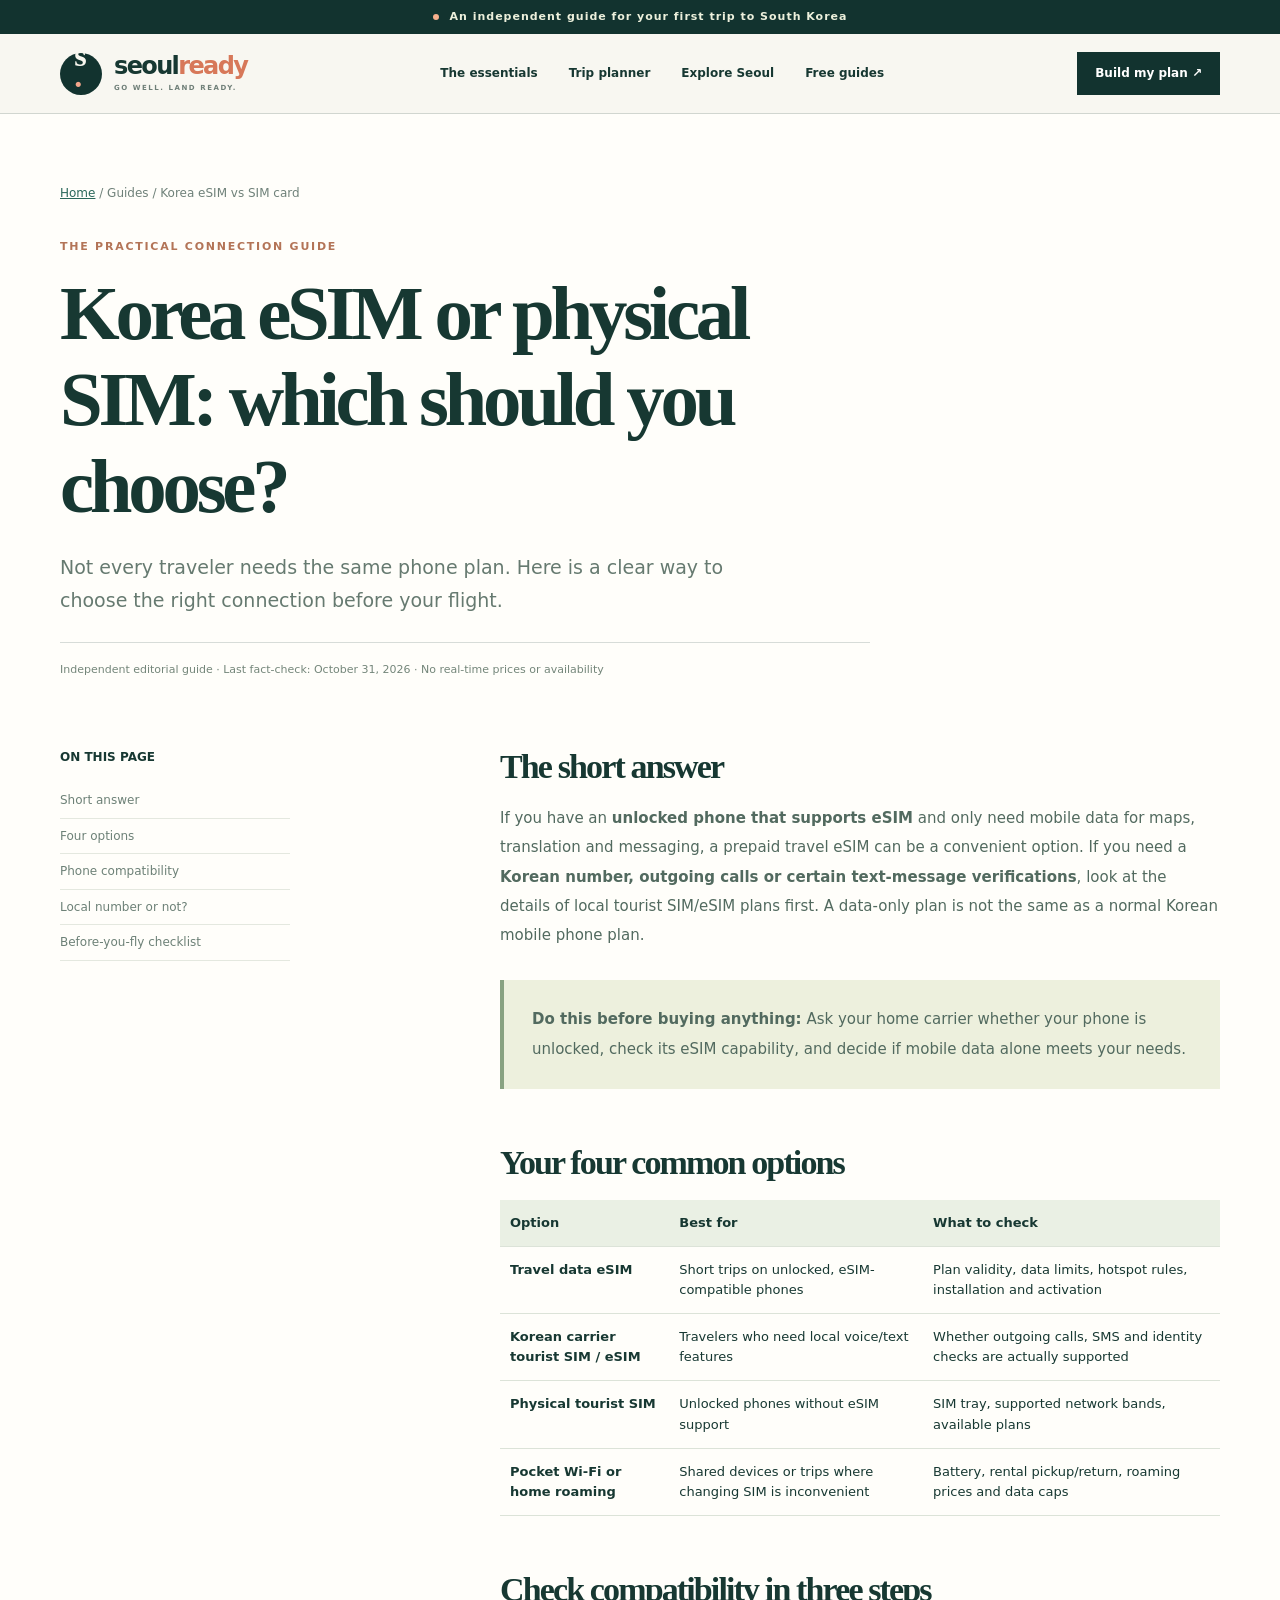
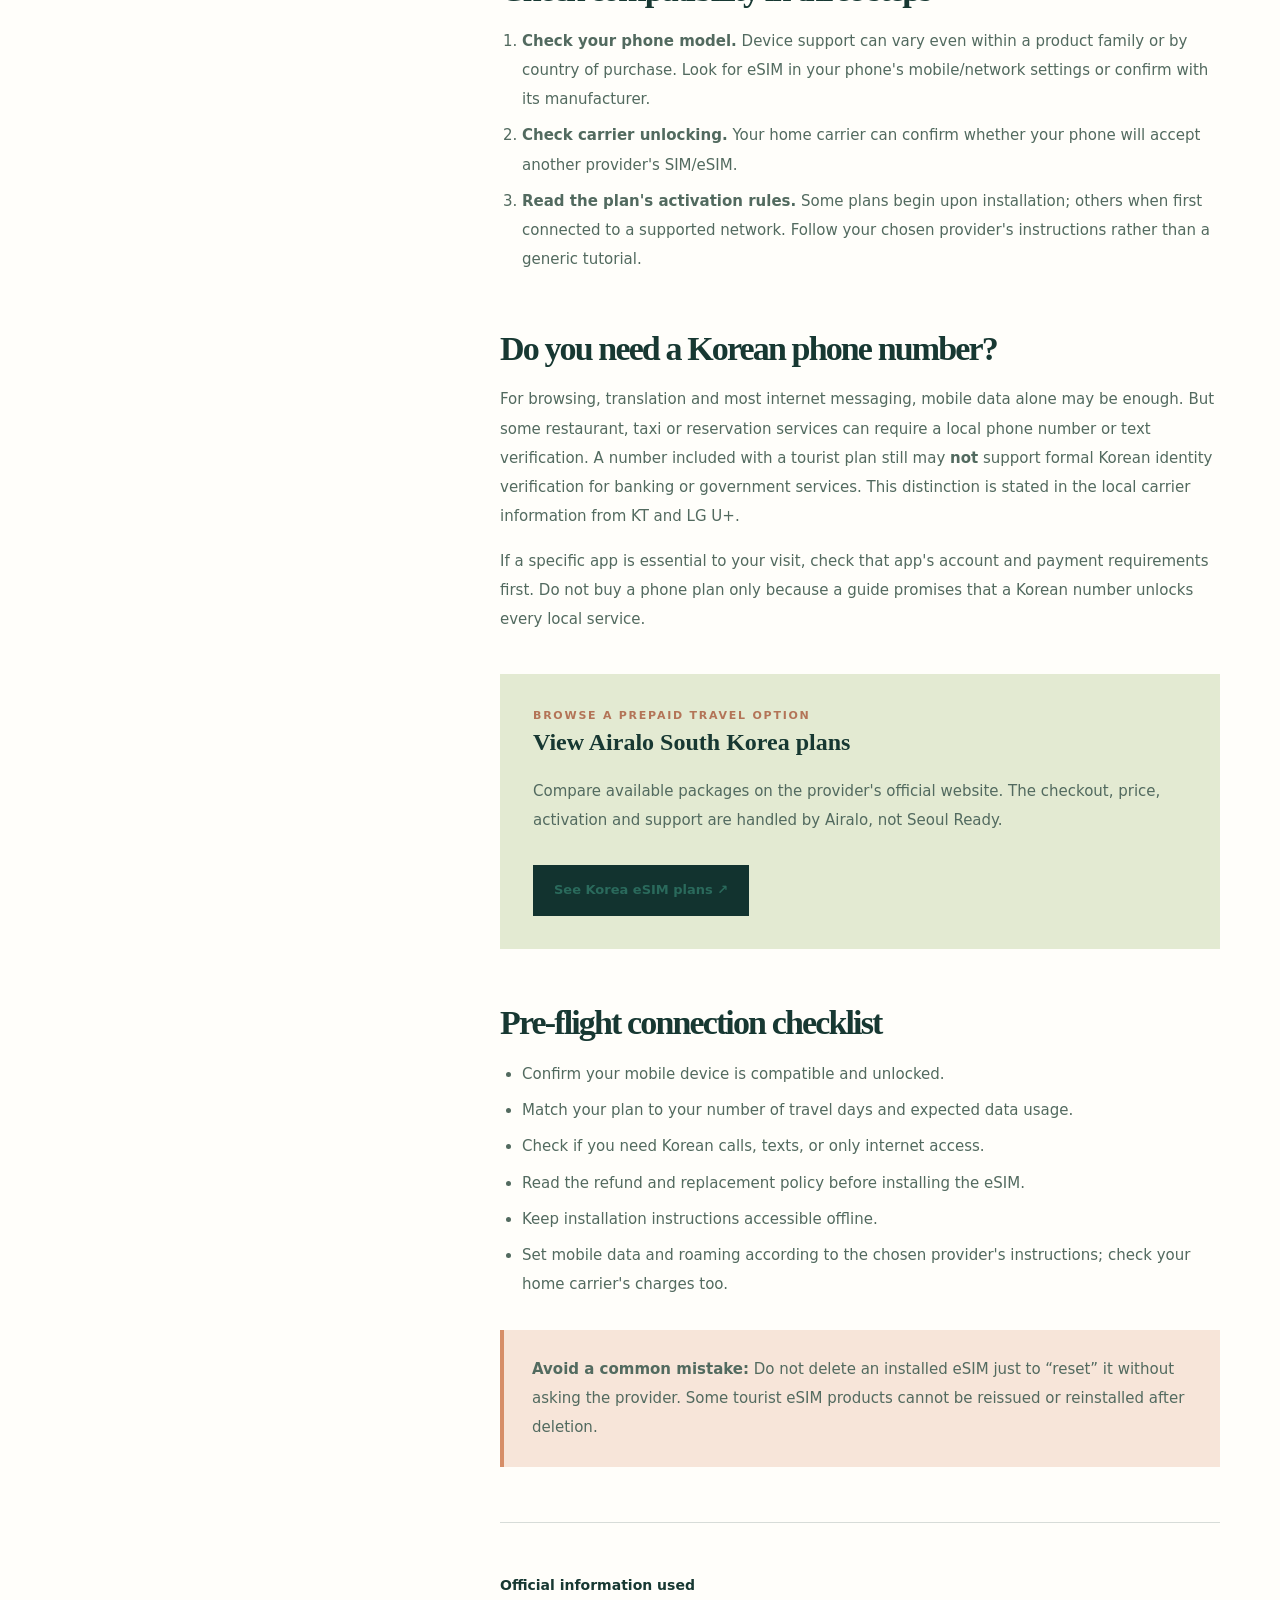
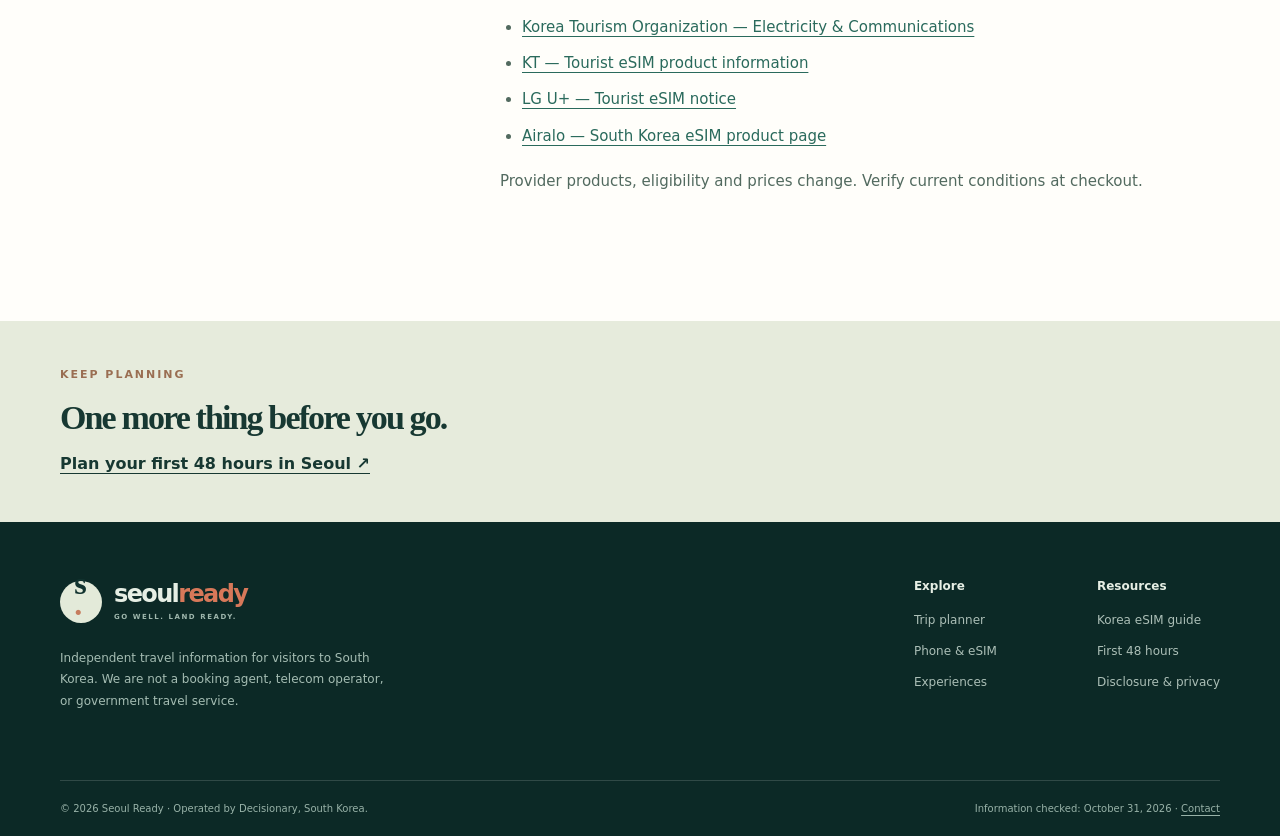
<file: guides/korea-esim-guide.html>
<!DOCTYPE html>
<html lang="en"><head><meta charset="utf-8"><meta name="viewport" content="width=device-width, initial-scale=1"><meta name="theme-color" content="#12332f"><meta name="description" content="Compare travel data eSIMs, Korean tourist SIMs, pocket Wi-Fi and roaming before your trip to Seoul. Know when you need a local number."><title>Korea eSIM vs SIM card | Seoul Ready</title><link rel="icon" href="../assets/favicon.svg" type="image/svg+xml"><link rel="stylesheet" href="../assets/styles.css"><script defer src="../assets/partners.js"></script><script defer src="../assets/site.js"></script></head><body>
<a class="skip-link" href="#main">Skip to content</a><div class="announcement"><span class="announcement-pip"></span> An independent guide for your first trip to South Korea</div>
<header class="site-header"><div class="wrap header-inner"><a class="logo" href="../index.html" aria-label="Seoul Ready, home"><span class="logo-symbol">s<span>·</span></span><span>seoul<span class="logo-highlight">ready</span><small>GO WELL. LAND READY.</small></span></a><nav class="desktop-nav" aria-label="Main menu"><a href="../index.html#essentials">The essentials</a><a href="../index.html#planner">Trip planner</a><a href="../index.html#experiences">Explore Seoul</a><a href="../index.html#guides">Free guides</a></nav><a class="nav-action" href="../index.html#planner">Build my plan ↗</a><button class="mobile-toggle" type="button" aria-expanded="false" aria-controls="mobile-menu" aria-label="Open menu"><span></span><span></span><span></span></button></div><nav id="mobile-menu" class="mobile-menu" hidden aria-label="Mobile menu"><a href="../index.html#essentials">The essentials</a><a href="../index.html#planner">Trip planner</a><a href="../index.html#experiences">Explore Seoul</a><a href="../index.html#guides">Free guides</a></nav></header>
<main id="main"><article class="article-shell"><div class="wrap"><div class="article-hero"><div class="breadcrumb"><a href="../index.html">Home</a> / Guides / Korea eSIM vs SIM card</div><span class="article-category">THE PRACTICAL CONNECTION GUIDE</span><h1>Korea eSIM or physical SIM: which should you choose?</h1><p class="article-lead">Not every traveler needs the same phone plan. Here is a clear way to choose the right connection before your flight.</p><div class="article-meta">Independent editorial guide · Last fact-check: October 31, 2026 · No real-time prices or availability</div></div><div class="article-layout"><aside class="article-toc" aria-label="On this page"><strong>ON THIS PAGE</strong><a href="#quick-answer">Short answer</a><a href="#options">Four options</a><a href="#compatibility">Phone compatibility</a><a href="#number">Local number or not?</a><a href="#checklist">Before-you-fly checklist</a></aside><div class="article-content">
<h2 id="quick-answer">The short answer</h2>
<p>If you have an <strong>unlocked phone that supports eSIM</strong> and only need mobile data for maps, translation and messaging, a prepaid travel eSIM can be a convenient option. If you need a <strong>Korean number, outgoing calls or certain text-message verifications</strong>, look at the details of local tourist SIM/eSIM plans first. A data-only plan is not the same as a normal Korean mobile phone plan.</p>
<div class="article-callout"><p><strong>Do this before buying anything:</strong> Ask your home carrier whether your phone is unlocked, check its eSIM capability, and decide if mobile data alone meets your needs.</p></div>
<h2 id="options">Your four common options</h2>
<table class="article-table"><thead><tr><th>Option</th><th>Best for</th><th>What to check</th></tr></thead><tbody>
<tr><td><strong>Travel data eSIM</strong></td><td>Short trips on unlocked, eSIM-compatible phones</td><td>Plan validity, data limits, hotspot rules, installation and activation</td></tr>
<tr><td><strong>Korean carrier tourist SIM / eSIM</strong></td><td>Travelers who need local voice/text features</td><td>Whether outgoing calls, SMS and identity checks are actually supported</td></tr>
<tr><td><strong>Physical tourist SIM</strong></td><td>Unlocked phones without eSIM support</td><td>SIM tray, supported network bands, available plans</td></tr>
<tr><td><strong>Pocket Wi‑Fi or home roaming</strong></td><td>Shared devices or trips where changing SIM is inconvenient</td><td>Battery, rental pickup/return, roaming prices and data caps</td></tr>
</tbody></table>
<h2 id="compatibility">Check compatibility in three steps</h2>
<ol><li><strong>Check your phone model.</strong> Device support can vary even within a product family or by country of purchase. Look for eSIM in your phone's mobile/network settings or confirm with its manufacturer.</li><li><strong>Check carrier unlocking.</strong> Your home carrier can confirm whether your phone will accept another provider's SIM/eSIM.</li><li><strong>Read the plan's activation rules.</strong> Some plans begin upon installation; others when first connected to a supported network. Follow your chosen provider's instructions rather than a generic tutorial.</li></ol>
<h2 id="number">Do you need a Korean phone number?</h2>
<p>For browsing, translation and most internet messaging, mobile data alone may be enough. But some restaurant, taxi or reservation services can require a local phone number or text verification. A number included with a tourist plan still may <strong>not</strong> support formal Korean identity verification for banking or government services. This distinction is stated in the local carrier information from KT and LG U+.</p>
<p>If a specific app is essential to your visit, check that app's account and payment requirements first. Do not buy a phone plan only because a guide promises that a Korean number unlocks every local service.</p>
<div class="article-cta"><span class="article-category">BROWSE A PREPAID TRAVEL OPTION</span><h3>View Airalo South Korea plans</h3><p>Compare available packages on the provider's official website. The checkout, price, activation and support are handled by Airalo, not Seoul Ready.</p><a class="btn btn-dark" data-outbound="airalo" href="https://www.airalo.com/south-korea-esim" target="_blank" rel="noopener noreferrer">See Korea eSIM plans ↗</a></div>
<h2 id="checklist">Pre-flight connection checklist</h2>
<ul><li>Confirm your mobile device is compatible and unlocked.</li><li>Match your plan to your number of travel days and expected data usage.</li><li>Check if you need Korean calls, texts, or only internet access.</li><li>Read the refund and replacement policy before installing the eSIM.</li><li>Keep installation instructions accessible offline.</li><li>Set mobile data and roaming according to the chosen provider's instructions; check your home carrier's charges too.</li></ul>
<div class="article-callout article-warning"><p><strong>Avoid a common mistake:</strong> Do not delete an installed eSIM just to “reset” it without asking the provider. Some tourist eSIM products cannot be reissued or reinstalled after deletion.</p></div>
<div class="references"><h3>Official information used</h3><ul><li><a href="https://english.visitkorea.or.kr/svc/contents/contentsView.do?menuSn=375&amp;vcontsId=140041" target="_blank" rel="noopener noreferrer">Korea Tourism Organization — Electricity & Communications</a></li><li><a href="https://m.roaming.kt.com/eng/esim" target="_blank" rel="noopener noreferrer">KT — Tourist eSIM product information</a></li><li><a href="https://www.lguplus.com/korea-sim/eng/pc/product/esim?tab=data" target="_blank" rel="noopener noreferrer">LG U+ — Tourist eSIM notice</a></li><li><a href="https://www.airalo.com/south-korea-esim" target="_blank" rel="noopener noreferrer">Airalo — South Korea eSIM product page</a></li></ul><p>Provider products, eligibility and prices change. Verify current conditions at checkout.</p></div>
</div></div></div></article><section class="article-related"><div class="wrap"><span class="eyebrow dark">KEEP PLANNING</span><h2>One more thing before you go.</h2><a href="first-48-hours.html">Plan your first 48 hours in Seoul ↗</a></div></section></main>
<footer class="footer"><div class="wrap footer-top"><div><a class="logo footer-logo" href="../index.html"><span class="logo-symbol">s<span>·</span></span><span>seoul<span class="logo-highlight">ready</span><small>GO WELL. LAND READY.</small></span></a><p>Independent travel information for visitors to South Korea. We are not a booking agent, telecom operator, or government travel service.</p></div><div class="footer-links"><div><strong>Explore</strong><a href="../index.html#planner">Trip planner</a><a href="../index.html#connections">Phone & eSIM</a><a href="../index.html#experiences">Experiences</a></div><div><strong>Resources</strong><a href="korea-esim-guide.html">Korea eSIM guide</a><a href="first-48-hours.html">First 48 hours</a><a href="../disclosure.html">Disclosure & privacy</a></div></div></div><div class="wrap footer-bottom"><span>© 2026 Seoul Ready · Operated by Decisionary, South Korea.</span><span>Information checked: October 31, 2026 · <a href="mailto:hello@decisionarypro.com">Contact</a></span></div></footer></body></html>
</file>
<file: assets/styles.css>
:root{--ink:#173832;--deep:#12332f;--deep2:#0d2927;--cream:#f8f7f1;--paper:#fffefa;--muted:#6f7f78;--peach:#f4a68b;--lime:#dce8a9;--blue:#c2dedc;--coral:#f7ad8c;--line:rgba(19,55,49,.17);--sans:'DM Sans','Manrope',system-ui,-apple-system,sans-serif;--serif:'Playfair Display',Georgia,serif}
*{box-sizing:border-box}html{scroll-behavior:smooth;scroll-padding-top:90px}body{margin:0;font-family:var(--sans);font-size:16px;line-height:1.55;color:var(--ink);background:var(--cream);-webkit-font-smoothing:antialiased}a{color:inherit}a:hover{text-decoration-thickness:2px}button,input{font:inherit}button{cursor:pointer}img,svg{max-width:100%}.wrap{width:min(1160px,calc(100% - 64px));margin:auto}.skip-link{position:absolute;z-index:1000;top:-50px;left:14px;background:white;padding:12px}.skip-link:focus{top:8px}*:focus-visible{outline:3px solid #ed7858;outline-offset:4px}
.announcement{background:var(--deep);color:#ecf0dc;min-height:34px;display:flex;align-items:center;justify-content:center;gap:11px;font-size:11px;letter-spacing:.09em;font-weight:600;padding:8px 20px;text-align:center}.announcement-pip{width:6px;height:6px;border-radius:50%;background:#f6b08d}.announcement-line{opacity:.5}.site-header{z-index:100;background:rgba(248,247,241,.96);border-bottom:1px solid var(--line);position:sticky;top:0;backdrop-filter:blur(12px)}.header-inner{height:79px;display:flex;align-items:center;justify-content:space-between;gap:20px}.logo{text-decoration:none;display:inline-flex;align-items:center;gap:12px;line-height:.92;font-family:var(--sans);font-weight:800;letter-spacing:-.068em;font-size:24px;flex-shrink:0}.logo-symbol{background:var(--deep);color:#f8f7ef;display:grid;place-content:center;border-radius:50%;width:42px;height:42px;font-size:32px;letter-spacing:-.1em;font-family:var(--serif);padding:0 4px 7px 0}.logo-symbol span{color:var(--peach)}.logo-highlight{color:#d77859}.logo small{display:block;font-size:7px;letter-spacing:.22em;margin-top:8px;color:var(--muted)}.desktop-nav{display:flex;gap:31px;font-size:12px;font-weight:700}.desktop-nav a{text-decoration:none;transition:color .2s}.desktop-nav a:hover{color:#e17d5d}.nav-action{background:var(--deep);color:white;text-decoration:none;padding:12px 18px;font-size:12px;font-weight:700;white-space:nowrap;display:flex;gap:24px}.nav-action:hover{background:#244f46}.mobile-toggle{display:none;background:transparent;border:0;padding:12px}.mobile-toggle span{display:block;width:25px;height:2px;background:var(--deep);margin:5px}.mobile-menu{display:none}
.hero{overflow:hidden;background:#f8f7f1}.hero-grid{display:grid;grid-template-columns:1fr 1fr;min-height:600px;gap:55px;align-items:center;padding-block:58px 70px}.hero-copy{padding:16px 0 4px}.eyebrow{display:flex;align-items:center;gap:11px;font-size:11px;letter-spacing:.18em;font-weight:800;color:#c26e4e}.eyebrow-line{background:#d97856;width:20px;height:1px}.eyebrow.dark{color:#9a6e52}.eyebrow.pale{color:#cde0c6}.hero h1,h2{font-family:var(--serif);font-weight:700;letter-spacing:-.055em;line-height:1.11}.hero h1{font-size:clamp(70px,7.4vw,115px);margin:26px 0}.hero h1 em,h2 em{font-style:italic;color:#ce8162}.hero-lead{max-width:455px;font-size:17px;line-height:1.8;color:#60726c}.hero-actions{display:flex;gap:27px;align-items:center;margin-top:30px;flex-wrap:wrap}.btn{display:inline-flex;align-items:center;justify-content:space-between;gap:31px;padding:17px 21px;text-decoration:none;border:0;font-size:13px;line-height:1.3;font-weight:800;transition:transform .2s,background .2s;color:inherit}.btn:hover{transform:translateY(-2px)}.btn-dark{background:var(--deep);color:white}.btn-dark:hover{background:#234d43}.btn-coral{background:var(--coral);color:var(--deep)}.btn-coral:hover{background:#ffd0b4}.text-link{font-size:13px;text-underline-offset:5px;font-weight:700}.trustline{border-top:1px solid var(--line);margin-top:57px;display:flex;align-items:center;gap:20px;padding-top:25px}.trustline p{color:#73837b;font-size:11px;line-height:1.8;margin:0}.trustline p strong{color:var(--ink)}.trust-dots{display:flex}.trust-dots span{display:grid;place-content:center;border:2px solid var(--cream);margin-right:-8px;border-radius:50%;background:var(--lime);font-size:10px;font-weight:800;width:34px;height:34px}.trust-dots span:nth-child(2){background:var(--peach)}.trust-dots span:nth-child(3){background:var(--blue)}
.hero-visual{position:relative;min-width:0;padding:10px 25px 20px 0}.poster-frame{background:#dce9da;padding:20px 19px 15px;aspect-ratio:1.04;box-shadow:18px 22px 0 #e4e5d6;transform:rotate(-2deg);position:relative;border:1px solid #c5d8c9}.poster-meta,.poster-caption{display:flex;justify-content:space-between;align-items:center;font-size:9px;letter-spacing:.12em;font-weight:800;position:relative;z-index:1}.poster-meta{margin-bottom:10px}.seoul-drawing{display:block;width:100%;height:auto;max-height:450px}.poster-caption{margin-top:0;align-items:flex-end}.poster-caption strong{font-family:var(--serif);text-transform:none;letter-spacing:-.06em;font-size:22px}.hero-sticker{position:absolute;z-index:2;display:flex;align-items:center;gap:10px;font-size:10px;font-weight:500;line-height:1.5;letter-spacing:.08em;box-shadow:0 8px 28px rgba(0,0,0,.08)}.hero-sticker strong{font-weight:800}.sticker-top{top:45px;right:-11px;background:#f7d7ab;padding:16px 20px;transform:rotate(7deg)}.sticker-icon{font-size:29px;font-weight:700}.sticker-bottom{bottom:21px;left:-42px;background:#e6ecd2;padding:14px 25px;transform:rotate(4deg)}.stamp-star{font-size:30px;color:#a76b4e}
.ribbon{background:#eaa282;overflow:hidden;color:var(--deep);height:44px;display:flex;align-items:center}.ribbon-inner{white-space:nowrap;width:100%;display:flex;justify-content:space-around;gap:45px;font-size:11px;font-weight:800;letter-spacing:.13em}.ribbon b{font-size:20px;font-weight:400}
.section{padding:105px 0}.section-intro{display:flex;justify-content:space-between;gap:38px;align-items:end;margin-bottom:43px}.section-intro h2,h2{font-size:clamp(42px,5.2vw,68px);margin:16px 0 0}.section-intro>p{max-width:325px;color:#65776f;font-size:14px;line-height:1.9;margin:0 0 8px}.essentials-grid{display:grid;grid-template-columns:repeat(3,1fr);gap:15px}.essential-card{padding:30px;min-height:342px;display:flex;flex-direction:column}.card-peach{background:#f2d7c7}.card-lime{background:#e3ebcb}.card-blue{background:#d6e6e3}.card-number{font-size:11px;letter-spacing:.11em;font-weight:800}.card-number span{margin:0 6px}.essential-icon{margin:25px 0 0;font-size:52px;color:#aa725d;line-height:1}.essential-card h3{font-family:var(--serif);font-size:28px;line-height:1.2;letter-spacing:-.03em;margin:12px 0}.essential-card p{color:#5b6d64;font-size:13px;line-height:1.75;margin:0 0 25px}.inline-arrow{font-size:12px;font-weight:800;text-underline-offset:5px;margin-top:auto;display:inline-flex;justify-content:space-between;gap:13px;align-items:center}
.planner{background:#173f38;color:white}.planner-grid{display:grid;grid-template-columns:.76fr 1.24fr;gap:88px;align-items:start}.planner h2{font-size:clamp(48px,5vw,70px)}.planner h2 em,.guides h2 em,.last-cta h2 em{color:#eda88d}.planner-copy>p{color:#b8cdc4;max-width:330px;line-height:1.85;margin:25px 0;font-size:14px}.planner-note{border-top:1px solid rgba(255,255,255,.17);padding-top:23px;margin-top:50px;display:flex;gap:13px;align-items:flex-start;color:#b8cdc4;font-size:12px;line-height:1.7}.planner-note>span:first-child{font-size:26px;color:var(--peach)}.planner-panel{background:#f9f8f1;color:var(--deep);padding:36px 38px}.planner-panel fieldset{border:0;margin:0 0 27px;padding:0}.planner-panel legend{font-size:18px;font-weight:800;letter-spacing:-.02em;margin-bottom:17px}.planner-panel legend span{font-size:11px;font-weight:800;color:#b5765d;margin-right:12px}.choice-grid{display:grid;gap:8px}.choice{display:block;position:relative;cursor:pointer}.choice input{position:absolute;inset:0;opacity:0;cursor:pointer}.choice span{display:block;padding:11px 17px;border:1px solid #d7dfd3;background:white;font-size:13px;font-weight:800;transition:all .15s}.choice small{display:block;color:#718179;font-size:11px;font-weight:500;margin-top:2px}.choice input:checked+span{background:#e7ecd5;border-color:#1f574a;box-shadow:inset 4px 0 0 #356c5d}.choice input:focus-visible+span{outline:3px solid coral;outline-offset:3px}.planner-submit{width:100%;margin-top:2px}.plan-result{outline:0}.plan-result h3{font-family:var(--serif);font-size:38px;line-height:1.15;letter-spacing:-.03em;margin:14px 0}.plan-result>p{font-size:14px;color:#61736c;line-height:1.8}.result-kicker{font-size:11px;font-weight:800;letter-spacing:.17em;color:#a36e56}.result-step{display:flex;align-items:flex-start;gap:14px;padding:14px 0;border-top:1px solid #d8dfd5;font-size:13px;line-height:1.6}.result-step-index{font-weight:800;color:#b67456}.result-actions{margin-top:21px;display:flex;gap:22px;align-items:center;flex-wrap:wrap}.plain-button{border:0;background:transparent;text-decoration:underline;text-underline-offset:5px;color:var(--deep);font-size:12px;font-weight:700}.plan-result .result-small{font-size:11px;color:#86958e}
.products{background:#fffefa}.product-layout{display:grid;grid-template-columns:1fr 1fr;gap:20px}.product-feature{background:#e1ead2;padding:40px 44px}.feature-label{font-size:11px;letter-spacing:.1em;font-weight:800;display:flex;align-items:center;gap:9px}.status-dot{width:7px;height:7px;border-radius:50%;background:#50775a}.product-brand{font-size:clamp(48px,6vw,78px);line-height:1.2;font-weight:800;letter-spacing:-.075em;margin:31px 0 15px}.product-brand span{font-weight:400;color:#c78468}.product-feature p{max-width:410px;font-size:14px;color:#5a7267;line-height:1.8}.benefit-list{list-style:none;padding:0;margin:30px 0}.benefit-list li{padding:9px 0 9px 26px;border-bottom:1px solid rgba(20,59,52,.15);font-size:13px;font-weight:600;position:relative}.benefit-list li:before{content:'✓';position:absolute;left:0;color:#368367}.feature-foot{font-size:11px;margin-top:18px;color:#65766a}.connection-options{display:flex;flex-direction:column;gap:15px}.mini-option{padding:26px 32px;background:#f5f4ec;display:flex;flex-direction:column;flex:1}.mini-n{font-size:10px;color:#b0785c;letter-spacing:.14em;font-weight:800}.mini-option h3{font-family:var(--serif);font-size:26px;letter-spacing:-.03em;margin:9px 0 7px}.mini-option p{font-size:13px;color:#6d7c74;line-height:1.7;margin:0 0 13px}.mini-option a{margin-top:auto}.editorial-caution{background:#f7e0d2;padding:19px 24px;display:flex;gap:14px;align-items:flex-start}.editorial-caution>span{font-size:23px;color:#b56b4d}.editorial-caution p{font-size:12px;line-height:1.65;margin:0}
.experiences{background:#f8f7f1}.experience-grid{display:grid;grid-template-columns:repeat(3,1fr);gap:16px}.experience-card{background:white;display:flex;flex-direction:column}.experience-art{height:225px;position:relative;overflow:hidden;padding:18px 21px}.experience-art>span{position:absolute;z-index:1;font-size:10px;letter-spacing:.13em;font-weight:800}.art-food{background:linear-gradient(150deg,#f6d1af,#d88f73)}.art-culture{background:linear-gradient(150deg,#cfdcc8,#79a695)}.art-city{background:linear-gradient(150deg,#c4dce4,#8bb5c1)}.experience-drawing{font-family:var(--serif);position:absolute;right:20px;bottom:-42px;font-size:240px;line-height:1;color:rgba(22,60,49,.55);transform:rotate(-8deg)}.art-culture .experience-drawing{font-size:270px;bottom:-65px;right:27px}.art-city .experience-drawing{font-size:235px;bottom:-34px}.experience-body{padding:26px 27px 30px;display:flex;flex-direction:column;flex:1}.experience-eyebrow{font-size:10px;letter-spacing:.12em;color:#ac775f;font-weight:800}.experience-body h3{font-family:var(--serif);font-size:26px;letter-spacing:-.04em;line-height:1.24;margin:10px 0 8px}.experience-body p{font-size:13px;color:#6c7c73;line-height:1.8;margin:0 0 25px}.experience-note{margin-top:18px;font-size:12px;color:#7a8a80}
.guides{background:var(--deep);color:#eef3e4}.guides-grid{display:grid;grid-template-columns:1.14fr .86fr;gap:80px;align-items:center}.guides h2{font-size:clamp(48px,5vw,70px)}.guides-grid>div>p{font-size:14px;color:#b1cbc1;line-height:1.8;max-width:400px;margin-bottom:39px}.guide-list-link{border-top:1px solid rgba(255,255,255,.18);text-decoration:none;padding:20px 0;display:flex;align-items:center;gap:18px}.guide-list-link:last-of-type{border-bottom:1px solid rgba(255,255,255,.18)}.guide-index{color:#dba58a;font-size:13px;font-weight:800}.guide-list-link strong{display:block;font-family:var(--serif);font-size:21px;letter-spacing:-.03em}.guide-list-link small{color:#b0c5bd;font-size:11px}.guide-arrow{margin-left:auto;font-size:23px}.guide-list-link:hover .guide-arrow{transform:translate(2px,-2px)}.guide-card-art{position:relative;min-height:400px;display:grid;place-items:center}.guide-book{position:relative;background:#f0cfa9;color:#1d423a;width:285px;height:365px;padding:25px;box-shadow:18px 20px 0 #37685b;transform:rotate(7deg);display:flex;flex-direction:column;justify-content:space-between}.book-topline{font-size:10px;letter-spacing:.15em;font-weight:800;border-bottom:1px solid #b8856a;padding-bottom:15px}.book-glyph{font-family:var(--serif);font-size:100px;font-weight:700;letter-spacing:-.16em;line-height:1}.book-glyph span{font-size:50px;color:#c07759}.book-bottomline{font-family:var(--serif);font-size:26px;font-weight:700;letter-spacing:-.035em;line-height:1.1}.guide-art-text{position:absolute;bottom:0;right:0;color:#c4d7c5;font-family:var(--serif);font-style:italic;font-size:19px;line-height:1.4;text-align:right}
.faq{background:#fffefa}.faq-grid{display:grid;grid-template-columns:.7fr 1.3fr;gap:90px}.faq h2{margin-bottom:20px}.faq-list details{border-bottom:1px solid var(--line);padding:18px 0}.faq-list details:first-child{border-top:1px solid var(--line)}.faq-list summary{cursor:pointer;display:flex;align-items:center;justify-content:space-between;gap:20px;font-size:15px;font-weight:800;list-style:none}.faq-list summary::-webkit-details-marker{display:none}.faq-list summary span{font-weight:400;font-size:23px}.faq-list details[open] summary span{transform:rotate(45deg)}.faq-list p{font-size:13px;color:#6d7e75;line-height:1.85;max-width:650px}.last-cta{background:#e1e7cb;color:var(--deep);padding:70px 0}.last-cta-inner{display:flex;align-items:center;justify-content:space-between;gap:30px}.last-cta .eyebrow{color:#617a65}.last-cta h2{margin-top:7px}.last-cta h2 em{color:#bd7358}
.footer{background:#0c2926;color:#e6eee4}.footer-top{display:flex;justify-content:space-between;gap:50px;padding-top:55px;padding-bottom:55px}.footer-logo .logo-symbol{background:#e3ead9;color:var(--deep)}.footer-logo .logo-symbol span{color:#c67d5e}.footer-logo small{color:#9fb7ad}.footer-top>div>p{color:#a5bdb3;font-size:12px;line-height:1.8;max-width:335px;margin-top:25px}.footer-links{display:flex;gap:100px}.footer-links>div{display:flex;flex-direction:column;gap:12px}.footer-links strong{font-size:12px;margin-bottom:4px}.footer-links a{text-decoration:none;color:#acbfb7;font-size:12px}.footer-links a:hover{color:white}.footer-bottom{display:flex;justify-content:space-between;gap:30px;padding:20px 0;border-top:1px solid rgba(255,255,255,.15);font-size:10px;color:#98b2a8}.footer-bottom a{text-underline-offset:3px}
/* Editorial article pages */
.article-shell{background:#fffefa;padding:70px 0 110px}.article-hero{max-width:810px}.breadcrumb{font-size:12px;color:#6f8179;margin-bottom:35px}.breadcrumb a{color:#2b685a}.article-category{display:block;color:#b37457;font-size:11px;letter-spacing:.16em;font-weight:800}.article-hero h1{font-family:var(--serif);font-size:clamp(48px,6vw,78px);line-height:1.13;letter-spacing:-.055em;margin:16px 0 20px}.article-lead{font-size:19px;line-height:1.75;color:#667a70;max-width:700px}.article-meta{font-size:11px;color:#74867a;border-top:1px solid var(--line);padding-top:18px;margin-top:25px}.article-layout{display:grid;grid-template-columns:230px minmax(0,720px);justify-content:space-between;gap:45px;margin-top:70px}.article-toc{align-self:start;position:sticky;top:110px;font-size:12px}.article-toc strong{display:block;margin-bottom:16px}.article-toc a{display:block;color:#6d8177;text-decoration:none;padding:8px 0;border-bottom:1px solid #e4e8df}.article-toc a:hover{color:#c66e51}.article-content h2{font-size:34px;scroll-margin-top:105px;margin:55px 0 18px}.article-content h2:first-child{margin-top:0}.article-content h3{font-family:var(--serif);font-size:24px;margin:32px 0 11px}.article-content p,.article-content li{font-size:15px;line-height:1.95;color:#526a5f}.article-content ul,.article-content ol{padding-left:22px}.article-content li{margin:7px 0}.article-content a{color:#2a6a5c;text-underline-offset:4px}.article-callout{background:#edf0dd;padding:25px 28px;border-left:4px solid #88a281;margin:30px 0}.article-callout p{margin:0}.article-warning{background:#f7e5d9;border-left-color:#d68e68}.article-table{border-collapse:collapse;width:100%;font-size:13px}.article-table th,.article-table td{border-bottom:1px solid #dce3d8;padding:13px 10px;text-align:left;vertical-align:top}.article-table th{background:#eaf0e4}.article-cta{padding:33px;background:#e3ead2;margin:40px 0}.article-cta h3{margin-top:0}.article-cta .btn{margin-top:15px}.references{border-top:1px solid var(--line);margin-top:55px;padding-top:20px}.references h3{font-family:var(--sans);font-size:14px}.references a{overflow-wrap:anywhere}.article-related{background:#e6ebdc;padding:45px 0}.article-related h2{font-size:34px}.article-related a{display:inline-flex;margin-top:15px;gap:12px;font-weight:700;text-underline-offset:4px}.legal-copy{max-width:780px}.legal-copy h2{font-size:30px;margin:42px 0 14px}.legal-copy p,.legal-copy li{font-size:14px;line-height:1.9;color:#596d63}
@media(max-width:1080px){.desktop-nav{gap:19px}.planner-grid{gap:42px}.guides-grid{gap:50px}.hero-grid{gap:35px}.poster-caption strong{font-size:18px}}
@media(max-width:850px){.wrap{width:min(680px,calc(100% - 40px))}.desktop-nav,.nav-action{display:none}.mobile-toggle{display:block}.mobile-menu:not([hidden]){display:flex;flex-direction:column;gap:0;padding:5px 20px 20px;background:#f8f7f1;border-top:1px solid var(--line)}.mobile-menu a{padding:12px 6px;border-bottom:1px solid var(--line);text-decoration:none;font-weight:700;font-size:13px}.hero-grid{grid-template-columns:1fr;gap:34px;padding-top:54px}.hero h1{font-size:clamp(67px,12vw,95px)}.hero-copy{padding:0}.hero-visual{max-width:550px;margin-inline:auto}.section{padding:75px 0}.section-intro{align-items:start;flex-direction:column;gap:18px}.section-intro>p{max-width:530px}.essentials-grid{grid-template-columns:1fr 1fr}.essential-card:last-child{grid-column:1/-1}.planner-grid,.guides-grid,.faq-grid,.product-layout{grid-template-columns:1fr}.planner-copy>p{max-width:540px}.planner-note{margin-top:26px}.guides-grid{gap:30px}.guide-card-art{min-height:380px}.experience-grid{grid-template-columns:1fr 1fr}.experience-card:last-child{grid-column:1/-1}.faq-grid{gap:16px}.article-layout{grid-template-columns:1fr;margin-top:35px}.article-toc{position:static;border-left:2px solid #d5dfd5;padding-left:20px}.article-toc a{display:inline-block;margin-right:16px}.footer-links{gap:40px}}
@media(max-width:580px){.wrap{width:calc(100% - 36px)}.announcement{font-size:10px}.announcement-line{display:none}.header-inner{height:70px}.hero-grid{padding-block:43px 65px}.hero h1{font-size:clamp(62px,15vw,81px)}.hero-lead{font-size:15px}.hero-actions{gap:20px}.trustline{margin-top:35px}.hero-visual{padding:0 12px 20px 14px}.sticker-top{right:-6px;padding:10px 12px;top:24px}.sticker-bottom{left:-9px;bottom:8px;padding:10px 14px}.hero-sticker{font-size:8px}.poster-frame{padding:13px 12px 10px;box-shadow:10px 14px 0 #e4e5d6}.poster-caption strong{font-size:15px}.poster-meta{font-size:7px}.section{padding:65px 0}h2,.section-intro h2{font-size:clamp(40px,10vw,54px)}.section-intro{margin-bottom:29px}.essentials-grid,.experience-grid{grid-template-columns:1fr}.essential-card,.essential-card:last-child,.experience-card:last-child{grid-column:auto}.essential-card{min-height:280px}.planner-panel{padding:25px 20px}.planner h2,.guides h2{font-size:clamp(43px,11vw,60px)}.product-feature{padding:29px 24px}.product-brand{font-size:65px}.mini-option{padding:25px}.experience-art{height:200px}.guide-card-art{min-height:350px}.guide-book{width:250px;height:315px}.guide-art-text{display:none}.last-cta-inner{align-items:start;flex-direction:column}.footer-top,.footer-bottom{flex-direction:column}.footer-links{gap:50px}.footer-bottom{gap:8px}.article-shell{padding:45px 0 65px}.article-hero h1{font-size:48px}.article-lead{font-size:16px}.article-content h2{font-size:31px}.article-table{display:block;overflow-x:auto}.ribbon-inner{width:max-content}}
@media(prefers-reduced-motion:reduce){html{scroll-behavior:auto}.btn,.desktop-nav a{transition:none}}
</file>
